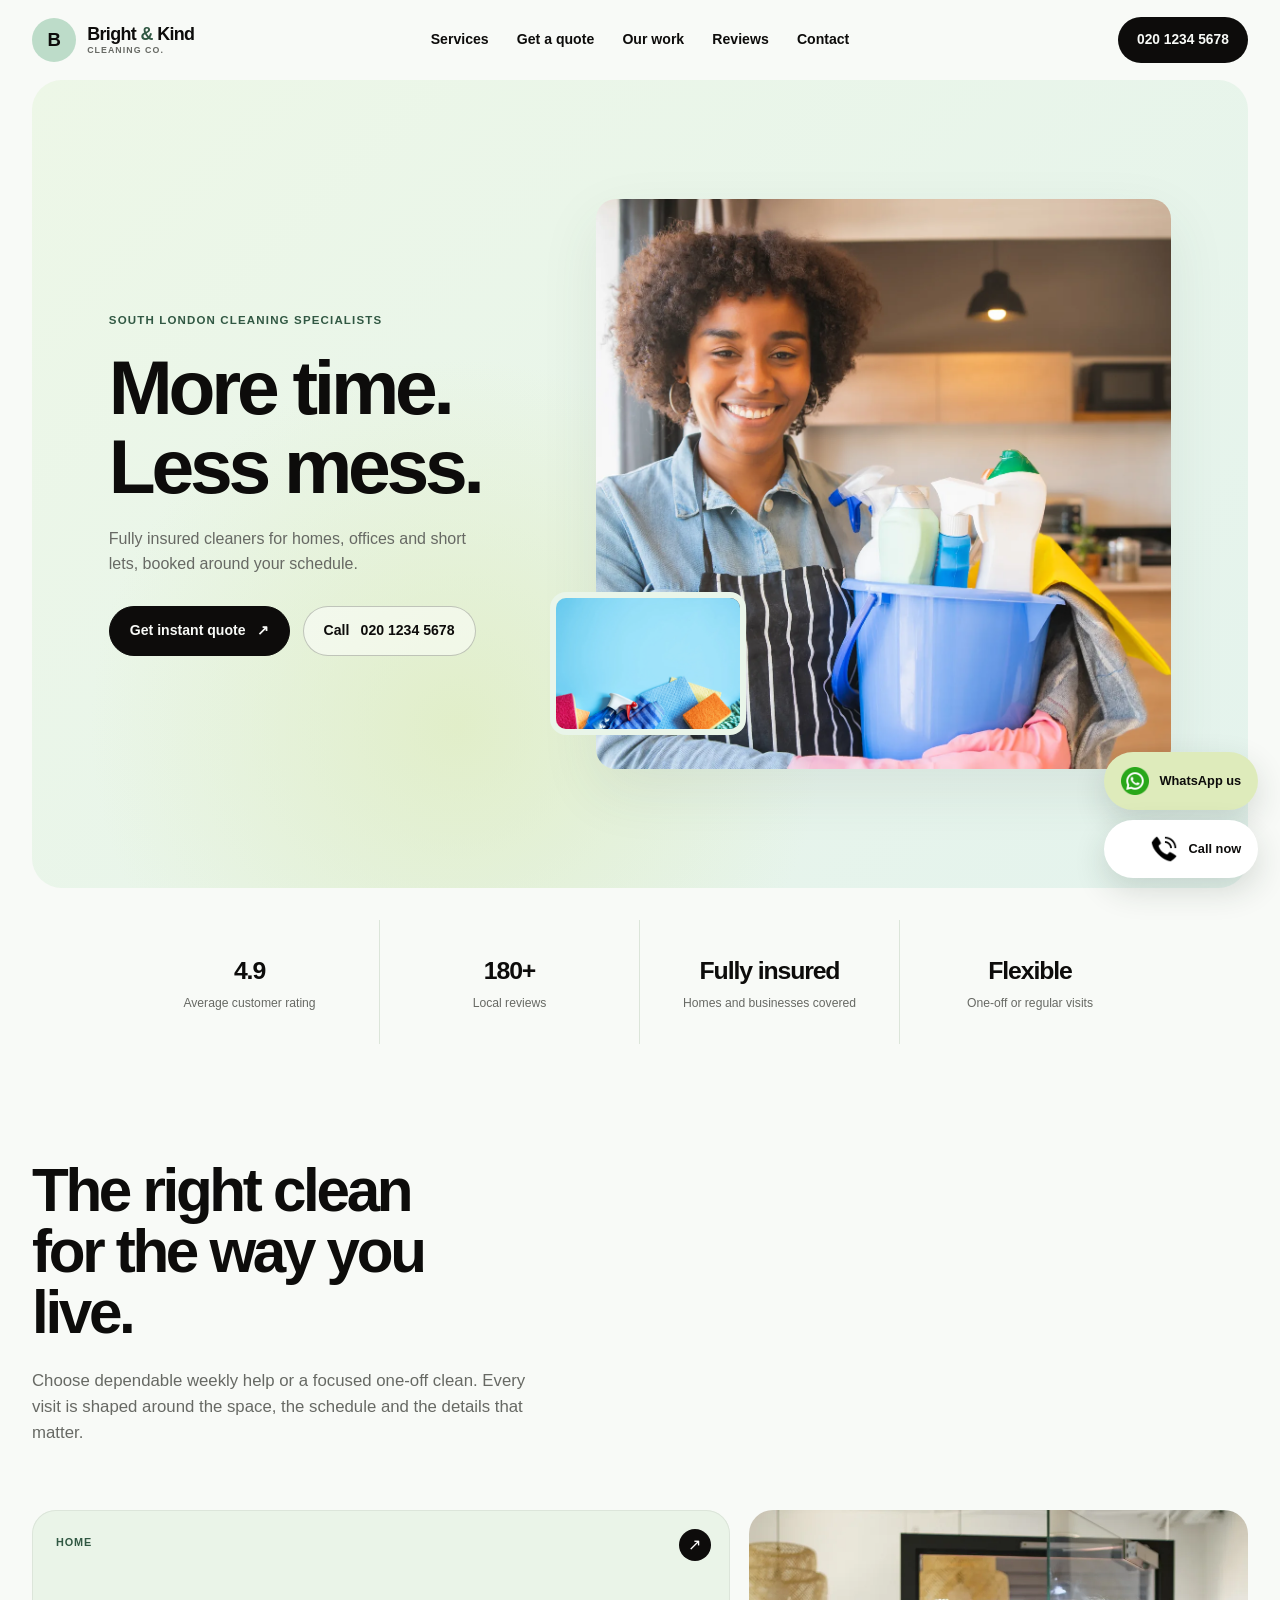
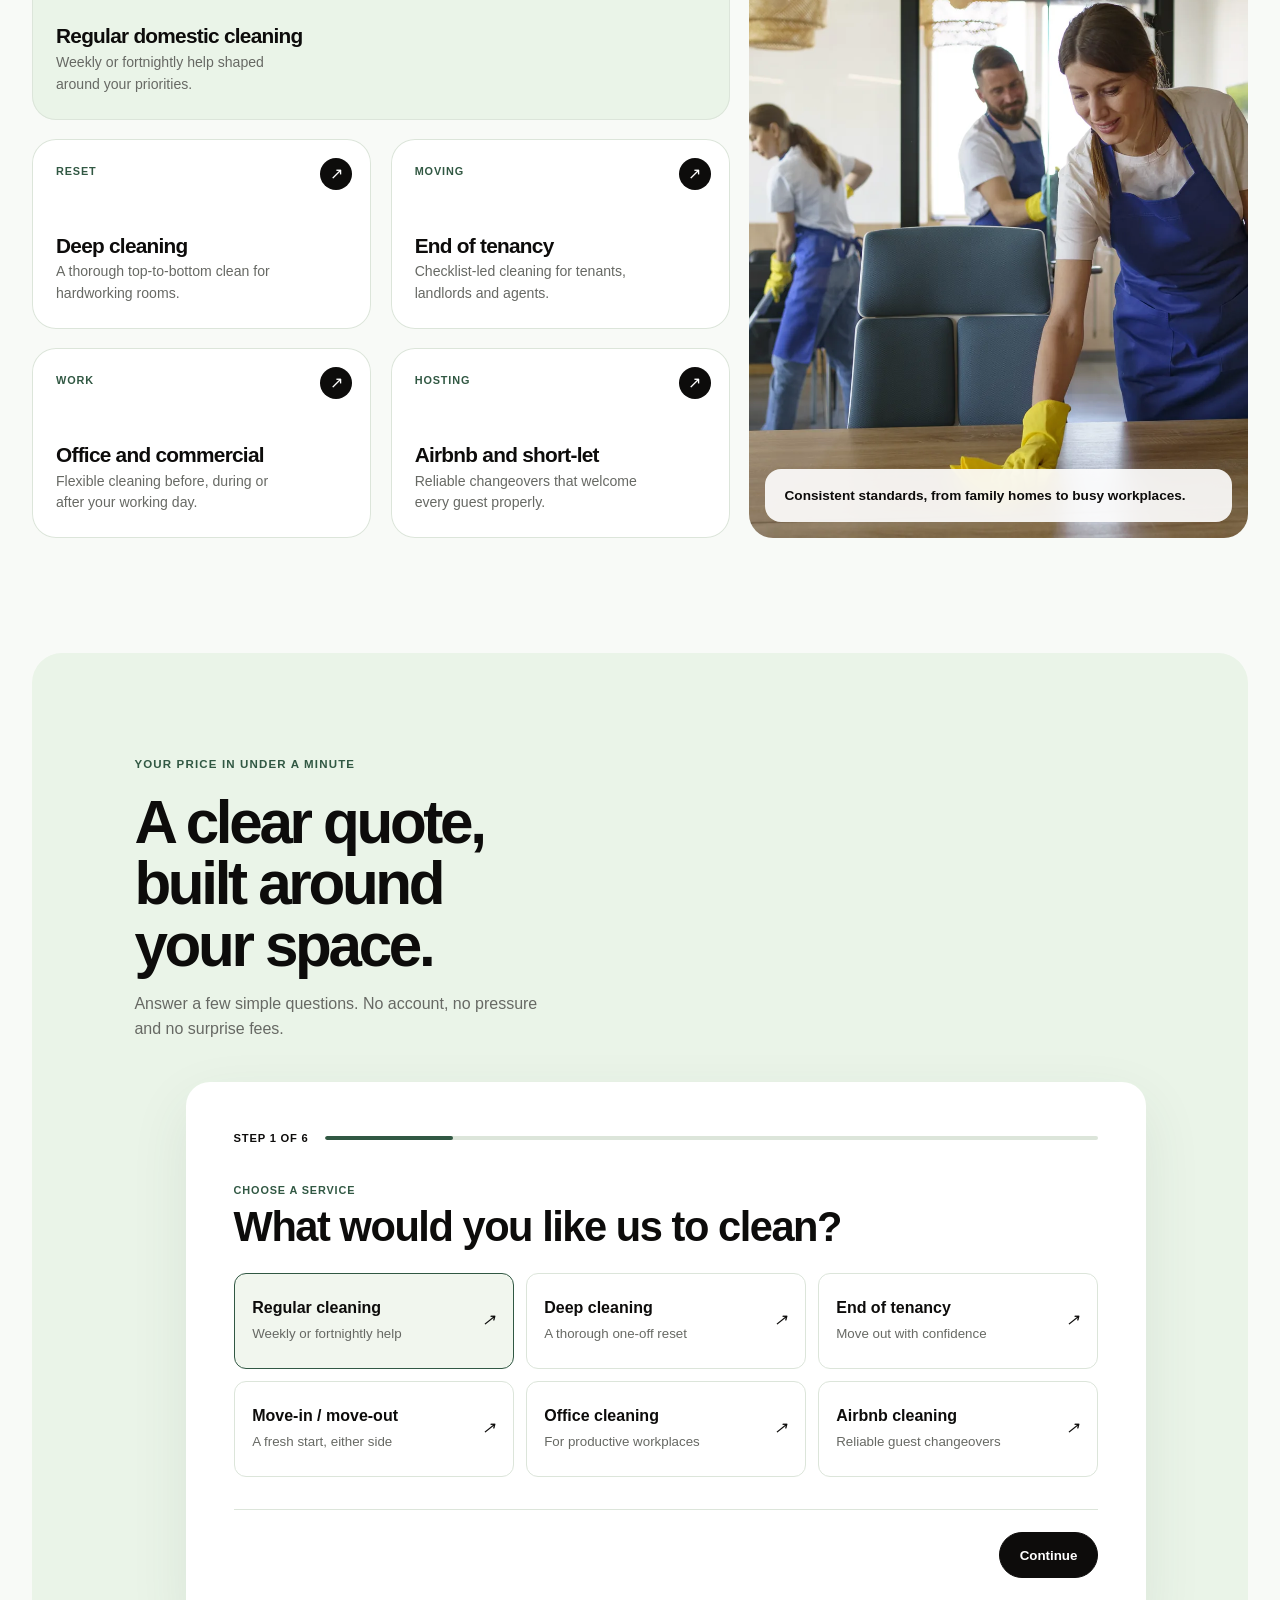
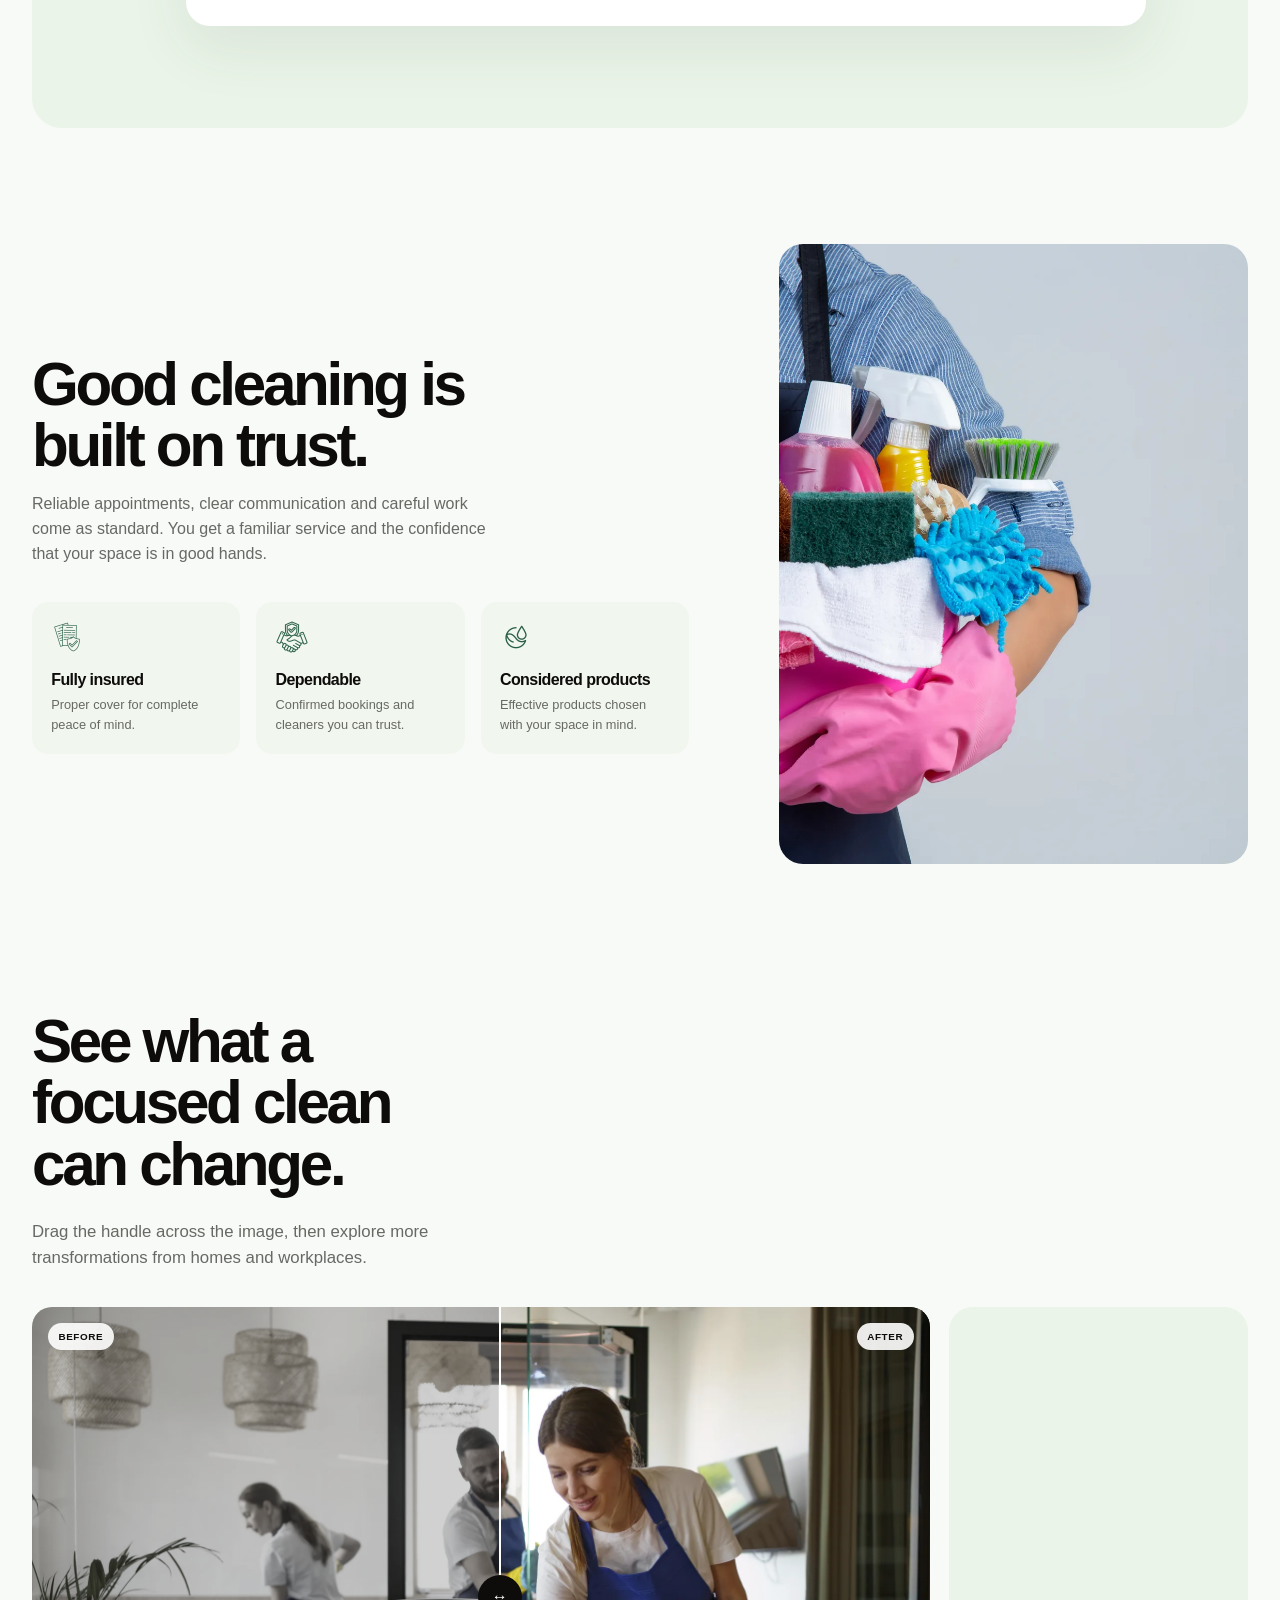
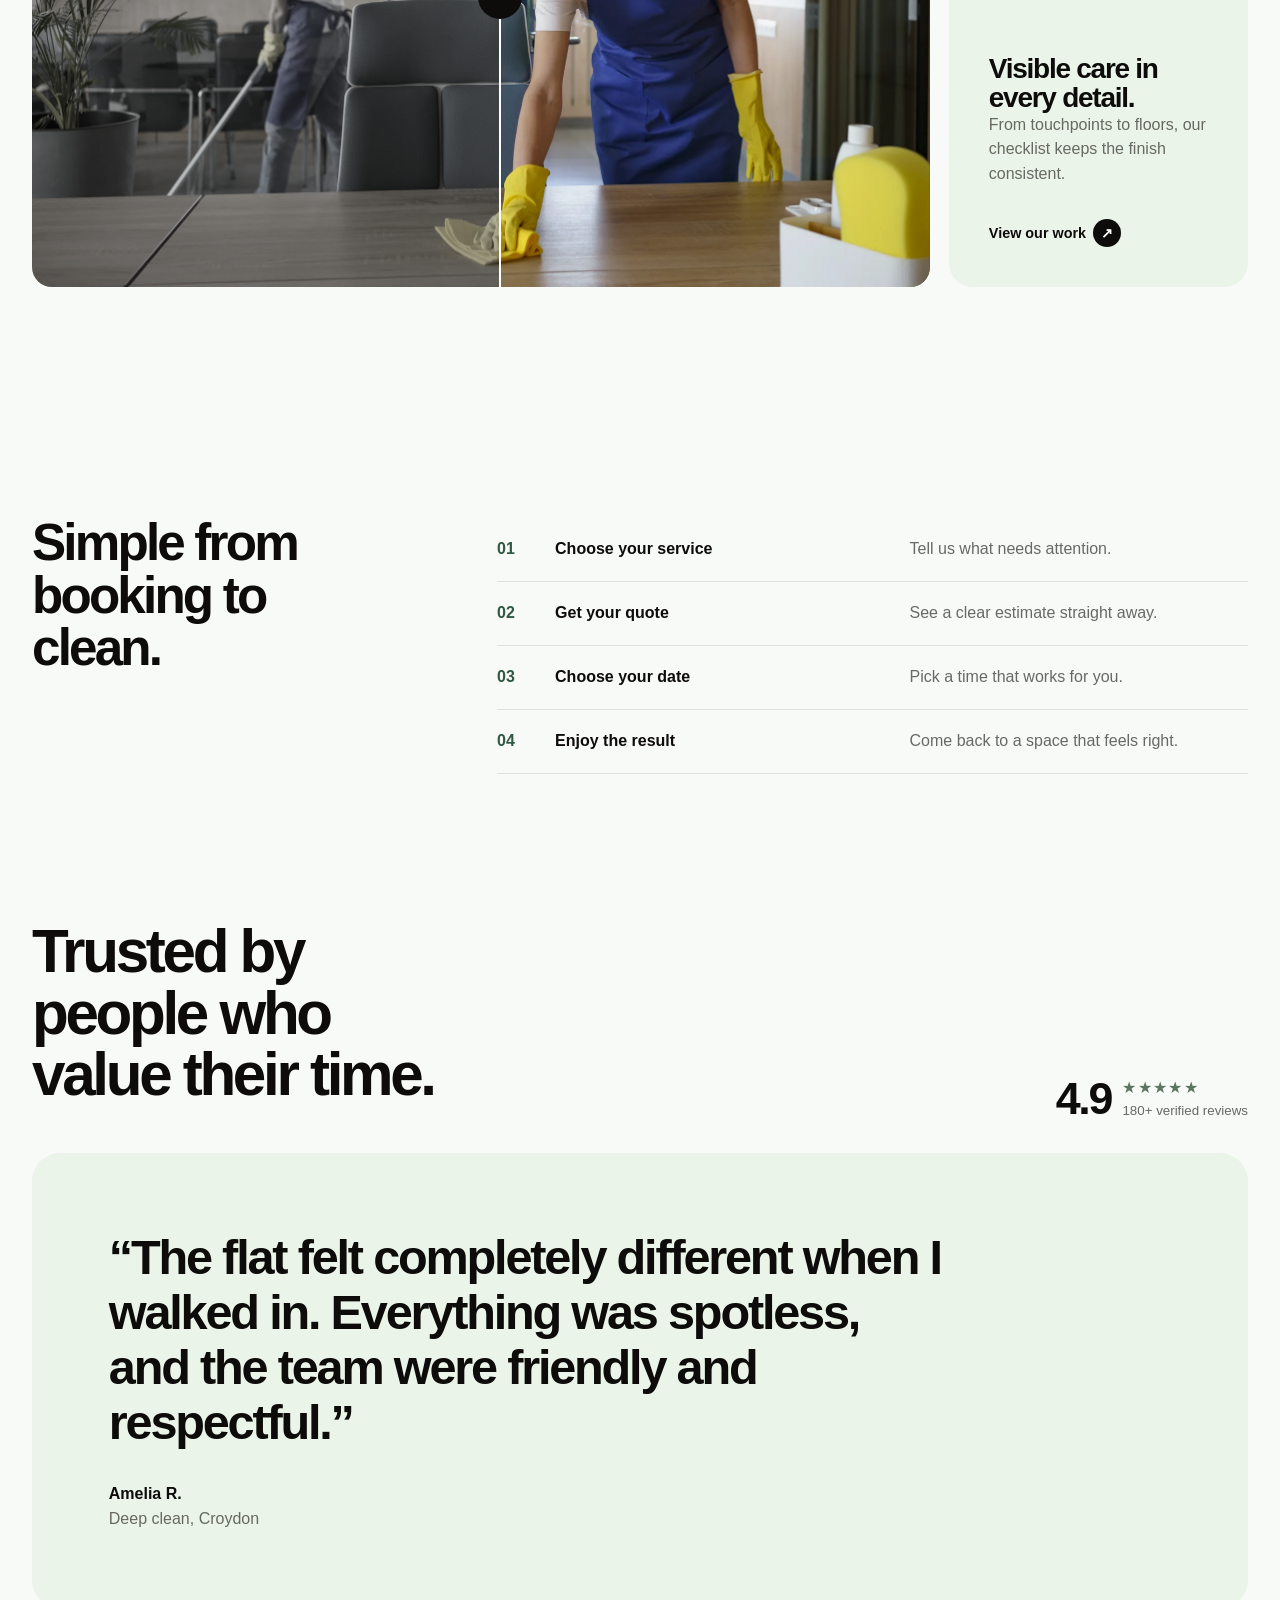
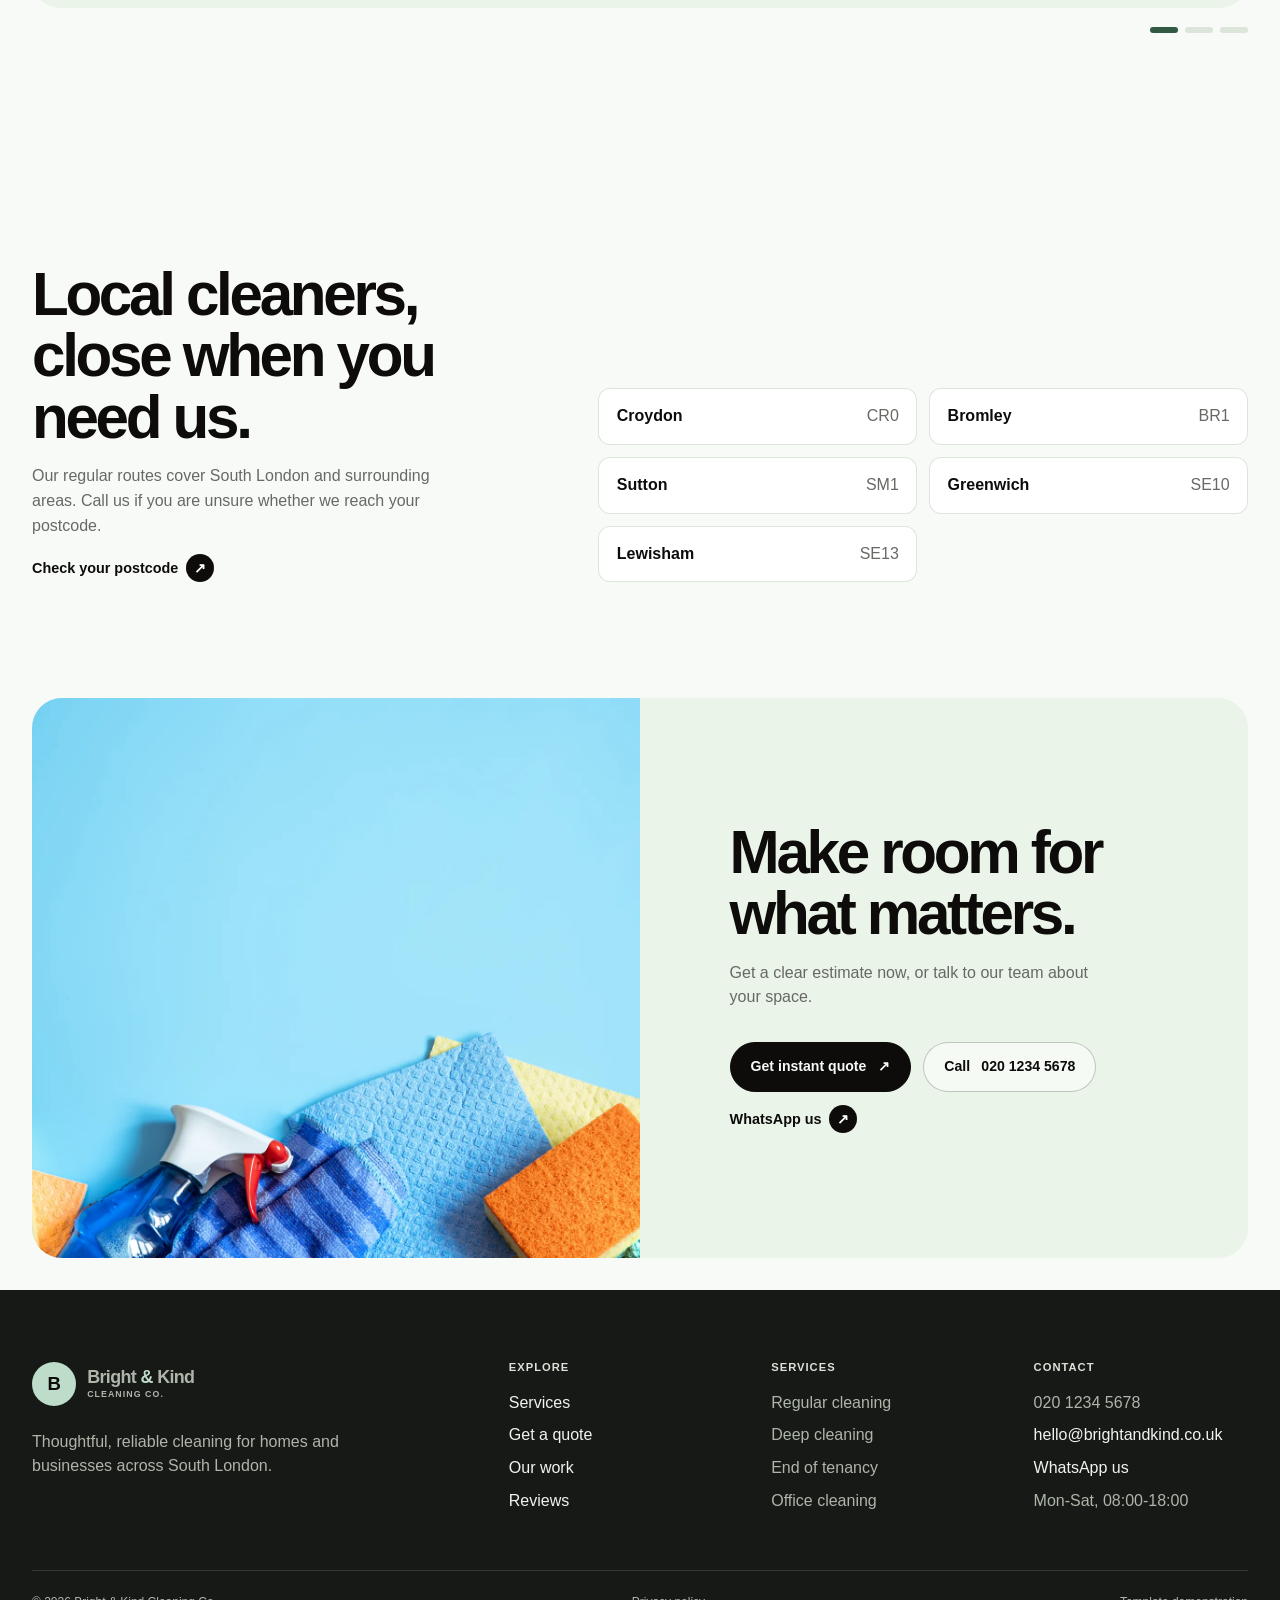
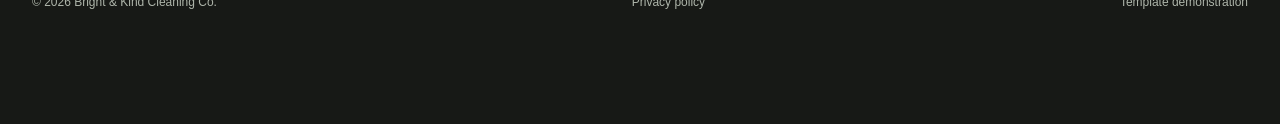
<file: index.html>
<!doctype html>
<html lang="en-GB">
<head>
  <meta charset="utf-8">
  <meta name="viewport" content="width=device-width,initial-scale=1">
  <title>Bright & Kind Cleaning Co. | Trusted South London Cleaners</title>
  <meta name="description" content="Reliable, fully insured domestic and commercial cleaning across South London. Get a tailored estimate in under a minute.">
  <meta property="og:title" content="Cleaning that gives your time back">
  <meta property="og:description" content="Trusted local cleaners for homes, offices and short lets.">
  <meta property="og:type" content="website">
  <meta property="og:image" content="assets/images/cleaner-home.webp">
  <link rel="canonical" href="https://example.co.uk/">
  <link rel="icon" href="assets/icons/eco.png">
  <link rel="preload" as="image" href="assets/images/cleaner-home.webp">
  <link rel="stylesheet" href="assets/css/style.css">
  <script type="application/ld+json">{"@context":"https://schema.org","@type":"CleaningService","name":"Bright & Kind Cleaning Co.","telephone":"+442012345678","email":"hello@brightandkind.co.uk","areaServed":["Croydon","Bromley","Sutton","Greenwich","Lewisham"],"address":{"@type":"PostalAddress","addressLocality":"London","addressCountry":"GB"}}</script>
</head>
<body>
  <a class="skip-link" href="#main">Skip to content</a>
  <header class="site-header">
    <a class="brand" href="#top" aria-label="Bright and Kind Cleaning home">
      <span class="brand-mark">B</span>
      <span>Bright <i>&</i> Kind<small>Cleaning Co.</small></span>
    </a>
    <button class="menu-button" aria-label="Open menu" aria-expanded="false"><span></span><span></span></button>
    <nav class="site-nav" aria-label="Main navigation">
      <a href="#services">Services</a><a href="#quote">Get a quote</a><a href="work.html">Our work</a><a href="#reviews">Reviews</a><a href="#contact">Contact</a>
    </nav>
    <a class="header-phone" data-phone="link" href="tel:+442012345678"><small>Talk to our team</small><span data-phone="text">020 1234 5678</span></a>
  </header>

  <main id="main">
    <section class="hero" id="top">
      <div class="hero-copy" data-reveal>
        <p class="eyebrow">South London cleaning specialists</p>
        <h1><span>More time.</span><span>Less mess.</span></h1>
        <p class="hero-lede">Fully insured cleaners for homes, offices and short lets, booked around your schedule.</p>
        <div class="hero-actions">
          <a class="button button-primary" href="#quote">Get instant quote <span aria-hidden="true">↗</span></a>
          <a class="button button-secondary" data-phone="link" href="tel:+442012345678">Call <span data-phone="text">020 1234 5678</span></a>
        </div>
      </div>
      <div class="hero-gallery" aria-label="Bright and Kind cleaning team">
        <figure class="hero-main-image"><img src="assets/images/cleaner-home.webp" alt="Friendly professional cleaner holding a bucket of cleaning products" width="1800" height="1200" fetchpriority="high"></figure>
        <figure class="hero-detail-image"><img src="assets/images/cleaning-supplies.webp" alt="Colourful professional cleaning supplies" width="1800" height="1200"></figure>
      </div>
    </section>

    <section class="credibility" aria-label="Why customers choose Bright and Kind">
      <div><strong>4.9</strong><span>Average customer rating</span></div>
      <div><strong>180+</strong><span>Local reviews</span></div>
      <div><strong>Fully insured</strong><span>Homes and businesses covered</span></div>
      <div><strong>Flexible</strong><span>One-off or regular visits</span></div>
    </section>

    <section class="services section" id="services">
      <header class="section-heading" data-reveal>
        <h2>The right clean for the way you live.</h2>
        <p>Choose dependable weekly help or a focused one-off clean. Every visit is shaped around the space, the schedule and the details that matter.</p>
      </header>
      <div class="service-composition">
        <div class="service-list">
          <article data-reveal><span>Home</span><div><h3>Regular domestic cleaning</h3><p>Weekly or fortnightly help shaped around your priorities.</p></div><a href="#quote" aria-label="Get a quote for regular domestic cleaning">↗</a></article>
          <article data-reveal><span>Reset</span><div><h3>Deep cleaning</h3><p>A thorough top-to-bottom clean for hardworking rooms.</p></div><a href="#quote" aria-label="Get a quote for deep cleaning">↗</a></article>
          <article data-reveal><span>Moving</span><div><h3>End of tenancy</h3><p>Checklist-led cleaning for tenants, landlords and agents.</p></div><a href="#quote" aria-label="Get a quote for end of tenancy cleaning">↗</a></article>
          <article data-reveal><span>Work</span><div><h3>Office and commercial</h3><p>Flexible cleaning before, during or after your working day.</p></div><a href="#quote" aria-label="Get a quote for office cleaning">↗</a></article>
          <article data-reveal><span>Hosting</span><div><h3>Airbnb and short-let</h3><p>Reliable changeovers that welcome every guest properly.</p></div><a href="#quote" aria-label="Get a quote for short-let cleaning">↗</a></article>
        </div>
        <figure class="service-photo" data-reveal><img src="assets/images/office-team.webp" alt="Cleaning team working in a modern office" width="1800" height="1200" loading="lazy"><figcaption>Consistent standards, from family homes to busy workplaces.</figcaption></figure>
      </div>
    </section>

    <section class="quote-section" id="quote">
      <header class="quote-intro" data-reveal>
        <p class="eyebrow">Your price in under a minute</p>
        <h2>A clear quote, built around your space.</h2>
        <p>Answer a few simple questions. No account, no pressure and no surprise fees.</p>
      </header>
      <form class="quote-card" id="quote-form" novalidate data-reveal>
        <div class="quote-top"><span class="quote-status">Step 1 of 6</span><div class="quote-progress" aria-hidden="true"><i class="quote-progress-fill"></i></div></div>
        <section class="quote-step">
          <p class="step-kicker">Choose a service</p><h3>What would you like us to clean?</h3>
          <div class="choice-grid two">
            <label class="choice selected"><input type="radio" name="service" value="regular" required checked><span><strong>Regular cleaning</strong><small>Weekly or fortnightly help</small></span><i>↗</i></label>
            <label class="choice"><input type="radio" name="service" value="deep"><span><strong>Deep cleaning</strong><small>A thorough one-off reset</small></span><i>↗</i></label>
            <label class="choice"><input type="radio" name="service" value="tenancy"><span><strong>End of tenancy</strong><small>Move out with confidence</small></span><i>↗</i></label>
            <label class="choice"><input type="radio" name="service" value="move"><span><strong>Move-in / move-out</strong><small>A fresh start, either side</small></span><i>↗</i></label>
            <label class="choice"><input type="radio" name="service" value="office"><span><strong>Office cleaning</strong><small>For productive workplaces</small></span><i>↗</i></label>
            <label class="choice"><input type="radio" name="service" value="airbnb"><span><strong>Airbnb cleaning</strong><small>Reliable guest changeovers</small></span><i>↗</i></label>
          </div>
        </section>
        <section class="quote-step" hidden>
          <p class="step-kicker">Tell us about the space</p><h3>What type of property is it?</h3>
          <div class="choice-grid"><label class="choice"><input type="radio" name="property" value="flat" required><span><strong>Flat / apartment</strong></span></label><label class="choice"><input type="radio" name="property" value="house"><span><strong>House</strong></span></label><label class="choice"><input type="radio" name="property" value="office"><span><strong>Office</strong></span></label><label class="choice"><input type="radio" name="property" value="commercial"><span><strong>Commercial property</strong></span></label><label class="choice"><input type="radio" name="property" value="airbnb"><span><strong>Airbnb / short-let</strong></span></label></div>
        </section>
        <section class="quote-step" hidden>
          <p class="step-kicker">Property size</p><h3>How big is the space?</h3>
          <div data-residential><h4>Bedrooms</h4><div class="pill-grid"><label><input type="radio" name="bedrooms" value="studio" required><span>Studio</span></label><label><input type="radio" name="bedrooms" value="1"><span>1 bed</span></label><label><input type="radio" name="bedrooms" value="2"><span>2 beds</span></label><label><input type="radio" name="bedrooms" value="3"><span>3 beds</span></label><label><input type="radio" name="bedrooms" value="4"><span>4 beds</span></label><label><input type="radio" name="bedrooms" value="5+"><span>5+ beds</span></label></div><h4>Bathrooms</h4><div class="pill-grid"><label><input type="radio" name="bathrooms" value="1" required><span>1 bath</span></label><label><input type="radio" name="bathrooms" value="2"><span>2 baths</span></label><label><input type="radio" name="bathrooms" value="3"><span>3 baths</span></label><label><input type="radio" name="bathrooms" value="4+"><span>4+ baths</span></label></div></div>
          <div data-commercial hidden><h4>Approximate office size</h4><div class="choice-grid"><label class="choice"><input type="radio" name="commercialSize" value="small"><span><strong>Small office</strong><small>Up to 1,000 sq ft</small></span></label><label class="choice"><input type="radio" name="commercialSize" value="medium"><span><strong>Medium office</strong><small>1,000-3,000 sq ft</small></span></label><label class="choice"><input type="radio" name="commercialSize" value="large"><span><strong>Large office</strong><small>3,000-6,000 sq ft</small></span></label><label class="choice"><input type="radio" name="commercialSize" value="custom"><span><strong>Custom size</strong><small>We will confirm details</small></span></label></div></div>
        </section>
        <section class="quote-step" hidden>
          <p class="step-kicker">Frequency</p><h3>How often should we visit?</h3>
          <div class="choice-grid"><label class="choice"><input type="radio" name="frequency" value="once" required><span><strong>One-off</strong><small>A single visit</small></span></label><label class="choice"><input type="radio" name="frequency" value="weekly"><span><strong>Weekly</strong><small>Save 15%</small></span></label><label class="choice"><input type="radio" name="frequency" value="fortnightly"><span><strong>Fortnightly</strong><small>Save 10%</small></span></label><label class="choice"><input type="radio" name="frequency" value="monthly"><span><strong>Monthly</strong><small>Save 5%</small></span></label></div>
        </section>
        <section class="quote-step" hidden>
          <p class="step-kicker">Optional extras</p><h3>Would you like to add anything?</h3>
          <div class="extras-grid"><label><input type="checkbox" name="extras" value="oven"><span><strong>Inside oven</strong><small>+£25</small></span></label><label><input type="checkbox" name="extras" value="fridge"><span><strong>Inside fridge</strong><small>+£15</small></span></label><label><input type="checkbox" name="extras" value="windows"><span><strong>Interior windows</strong><small>+£22</small></span></label><label><input type="checkbox" name="extras" value="cabinets"><span><strong>Inside cabinets</strong><small>+£20</small></span></label><label><input type="checkbox" name="extras" value="carpet"><span><strong>Carpet cleaning</strong><small>+£35</small></span></label><label><input type="checkbox" name="extras" value="upholstery"><span><strong>Upholstery cleaning</strong><small>+£30</small></span></label><label><input type="checkbox" name="extras" value="laundry"><span><strong>Laundry</strong><small>+£18</small></span></label><label><input type="checkbox" name="extras" value="ironing"><span><strong>Ironing</strong><small>+£20</small></span></label></div>
        </section>
        <section class="quote-step" hidden>
          <p class="step-kicker">Your estimate</p><div class="estimate"><small>Estimated price</small><strong data-estimate>£85 - £105</strong><span>Approx. <b data-duration>3-4 hours</b></span></div>
          <dl class="quote-summary"><div><dt>Service</dt><dd data-summary-service></dd></div><div><dt>Property</dt><dd data-summary-property></dd></div><div><dt>Size</dt><dd data-summary-size></dd></div><div><dt>Frequency</dt><dd data-summary-frequency></dd></div><div><dt>Extras</dt><dd data-summary-extras></dd></div></dl>
          <p class="disclaimer">This is an estimated quotation. Final pricing may vary depending on the condition and specific requirements of the property.</p>
        </section>
        <section class="quote-step" hidden>
          <p class="step-kicker">Your details</p><h3>Where should we send your quote?</h3>
          <div class="form-grid"><label>Full name<input name="name" autocomplete="name" required></label><label>Email address<input type="email" name="email" autocomplete="email" required></label><label>Telephone number<input type="tel" name="phone" autocomplete="tel" required></label><label>Postcode<input name="postcode" autocomplete="postal-code" required></label><label>Preferred date<input type="date" name="date" required></label><label>Preferred time<select name="time" required><option value="">Choose a time</option><option>Morning</option><option>Afternoon</option><option>Evening</option></select></label><label class="full">Anything else we should know?<textarea name="message" rows="3"></textarea></label></div>
          <p class="integration-note">Demo form: connect this integration point to Formspree, Netlify Forms, EmailJS or your CRM before launch.</p>
          <div class="quote-success" hidden><b>Thanks, your request is ready.</b><p>This template does not send data yet. Connect your chosen form provider at the marked integration point.</p></div>
        </section>
        <div class="quote-actions"><button type="button" class="back-button" data-back hidden>Back</button><button type="button" class="next-button" data-next>Continue</button></div>
      </form>
    </section>

    <section class="why section">
      <div class="why-copy" data-reveal>
        <h2>Good cleaning is built on trust.</h2>
        <p>Reliable appointments, clear communication and careful work come as standard. You get a familiar service and the confidence that your space is in good hands.</p>
        <div class="reason-grid">
          <article><img src="assets/icons/insurance.png" alt=""><h3>Fully insured</h3><p>Proper cover for complete peace of mind.</p></article>
          <article><img src="assets/icons/dependable.png" alt=""><h3>Dependable</h3><p>Confirmed bookings and cleaners you can trust.</p></article>
          <article><img src="assets/icons/eco.png" alt=""><h3>Considered products</h3><p>Effective products chosen with your space in mind.</p></article>
        </div>
      </div>
      <figure class="why-image" data-reveal><img src="assets/images/cleaner-supplies.webp" alt="Professional cleaner with supplies ready for a job" width="1800" height="1200" loading="lazy"></figure>
    </section>

    <section class="work-preview section">
      <header class="section-heading compact-heading" data-reveal><h2>See what a focused clean can change.</h2><p>Drag the handle across the image, then explore more transformations from homes and workplaces.</p></header>
      <div class="work-preview-layout">
        <div class="compare large" data-reveal style="--split:52%"><img src="assets/images/office-team.webp" alt="Office before cleaning" class="compare-before"><div class="compare-after"><img src="assets/images/office-team.webp" alt="Freshly cleaned office"></div><span class="label before">Before</span><span class="label after">After</span><i class="compare-handle"></i><input type="range" min="0" max="100" value="52" aria-label="Compare before and after office cleaning"></div>
        <div class="work-note" data-reveal><strong>Visible care in every detail.</strong><p>From touchpoints to floors, our checklist keeps the finish consistent.</p><a class="text-link" href="work.html">View our work <span aria-hidden="true">↗</span></a></div>
      </div>
    </section>

    <section class="process section">
      <header><h2>Simple from booking to clean.</h2></header>
      <ol>
        <li data-reveal><strong>Choose your service</strong><span>Tell us what needs attention.</span></li>
        <li data-reveal><strong>Get your quote</strong><span>See a clear estimate straight away.</span></li>
        <li data-reveal><strong>Choose your date</strong><span>Pick a time that works for you.</span></li>
        <li data-reveal><strong>Enjoy the result</strong><span>Come back to a space that feels right.</span></li>
      </ol>
    </section>

    <section class="reviews section" id="reviews">
      <header class="reviews-heading" data-reveal><h2>Trusted by people who value their time.</h2><div class="review-rating"><b>4.9</b><span>★★★★★<small>180+ verified reviews</small></span></div></header>
      <div class="review-window" data-reveal><div class="review-track">
        <blockquote><p>“The flat felt completely different when I walked in. Everything was spotless, and the team were friendly and respectful.”</p><footer><b>Amelia R.</b><span>Deep clean, Croydon</span></footer></blockquote>
        <blockquote><p>“Bright & Kind have looked after our office for six months. They are consistent, easy to reach and genuinely care about the finish.”</p><footer><b>David M.</b><span>Office cleaning, Bromley</span></footer></blockquote>
        <blockquote><p>“Our end-of-tenancy clean was incredibly thorough. The agent was impressed and we received the full deposit back.”</p><footer><b>Priya S.</b><span>End of tenancy, Sutton</span></footer></blockquote>
      </div></div>
      <div class="review-controls"><button class="review-dot" aria-label="Review 1" aria-current="true"></button><button class="review-dot" aria-label="Review 2"></button><button class="review-dot" aria-label="Review 3"></button></div>
    </section>

    <section class="service-area section">
      <div class="area-intro" data-reveal><h2>Local cleaners, close when you need us.</h2><p>Our regular routes cover South London and surrounding areas. Call us if you are unsure whether we reach your postcode.</p><a class="text-link" data-phone="link" href="tel:+442012345678">Check your postcode <span aria-hidden="true">↗</span></a></div>
      <div class="area-grid" data-reveal><div><strong>Croydon</strong><span>CR0</span></div><div><strong>Bromley</strong><span>BR1</span></div><div><strong>Sutton</strong><span>SM1</span></div><div><strong>Greenwich</strong><span>SE10</span></div><div><strong>Lewisham</strong><span>SE13</span></div></div>
    </section>

    <section class="final-cta" id="contact">
      <figure><img src="assets/images/cleaning-supplies.webp" alt="Colourful professional cleaning supplies" width="1800" height="1200" loading="lazy"></figure>
      <div data-reveal><h2>Make room for what matters.</h2><p>Get a clear estimate now, or talk to our team about your space.</p><div><a class="button button-primary" href="#quote">Get instant quote <span aria-hidden="true">↗</span></a><a class="button button-secondary" data-phone="link" href="tel:+442012345678">Call <span data-phone="text">020 1234 5678</span></a><a class="text-link" data-whatsapp href="#">WhatsApp us <span aria-hidden="true">↗</span></a></div></div>
    </section>
  </main>

  <footer class="footer">
    <div class="footer-main"><div><a class="brand footer-brand" href="#top"><span class="brand-mark">B</span><span>Bright <i>&</i> Kind<small>Cleaning Co.</small></span></a><p>Thoughtful, reliable cleaning for homes and businesses across South London.</p></div><div><h3>Explore</h3><a href="#services">Services</a><a href="#quote">Get a quote</a><a href="work.html">Our work</a><a href="#reviews">Reviews</a></div><div><h3>Services</h3><span>Regular cleaning</span><span>Deep cleaning</span><span>End of tenancy</span><span>Office cleaning</span></div><div><h3>Contact</h3><a data-phone="link" href="tel:+442012345678"><span data-phone="text">020 1234 5678</span></a><a href="mailto:hello@brightandkind.co.uk">hello@brightandkind.co.uk</a><a data-whatsapp href="#">WhatsApp us</a><span>Mon-Sat, 08:00-18:00</span></div></div>
    <div class="footer-bottom"><span>© 2026 Bright & Kind Cleaning Co.</span><a href="#">Privacy policy</a><span>Template demonstration</span></div>
  </footer>

  <div class="floating-contact"><a class="float-whatsapp" data-whatsapp href="#" target="_blank" rel="noopener"><img src="assets/icons/whatsapp.png" alt=""><span>WhatsApp us</span></a><a class="float-call" data-phone="link" href="tel:+442012345678"><img src="assets/icons/telephone.png" alt=""><span>Call now</span></a></div>
  <script src="assets/js/config.js"></script><script src="assets/js/main.js"></script><script src="assets/js/quote.js"></script>
</body>
</html>
</file>
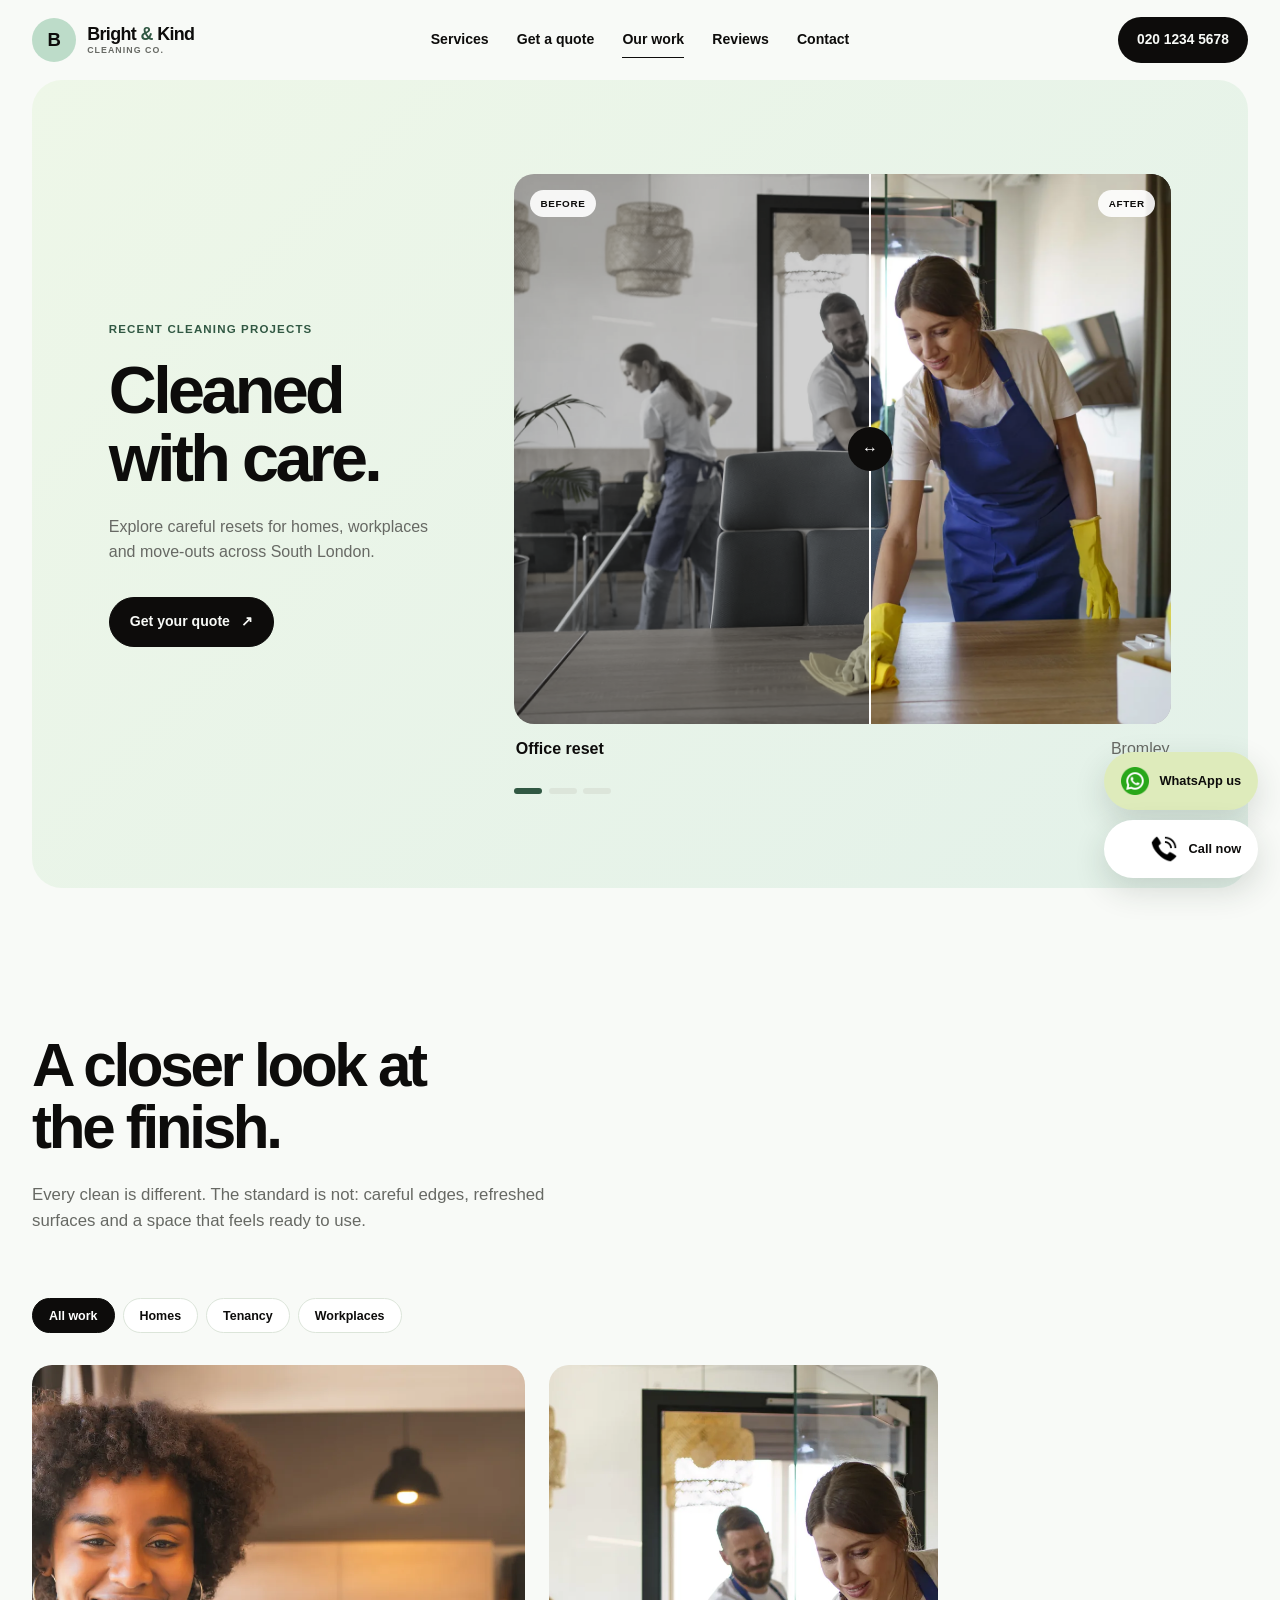
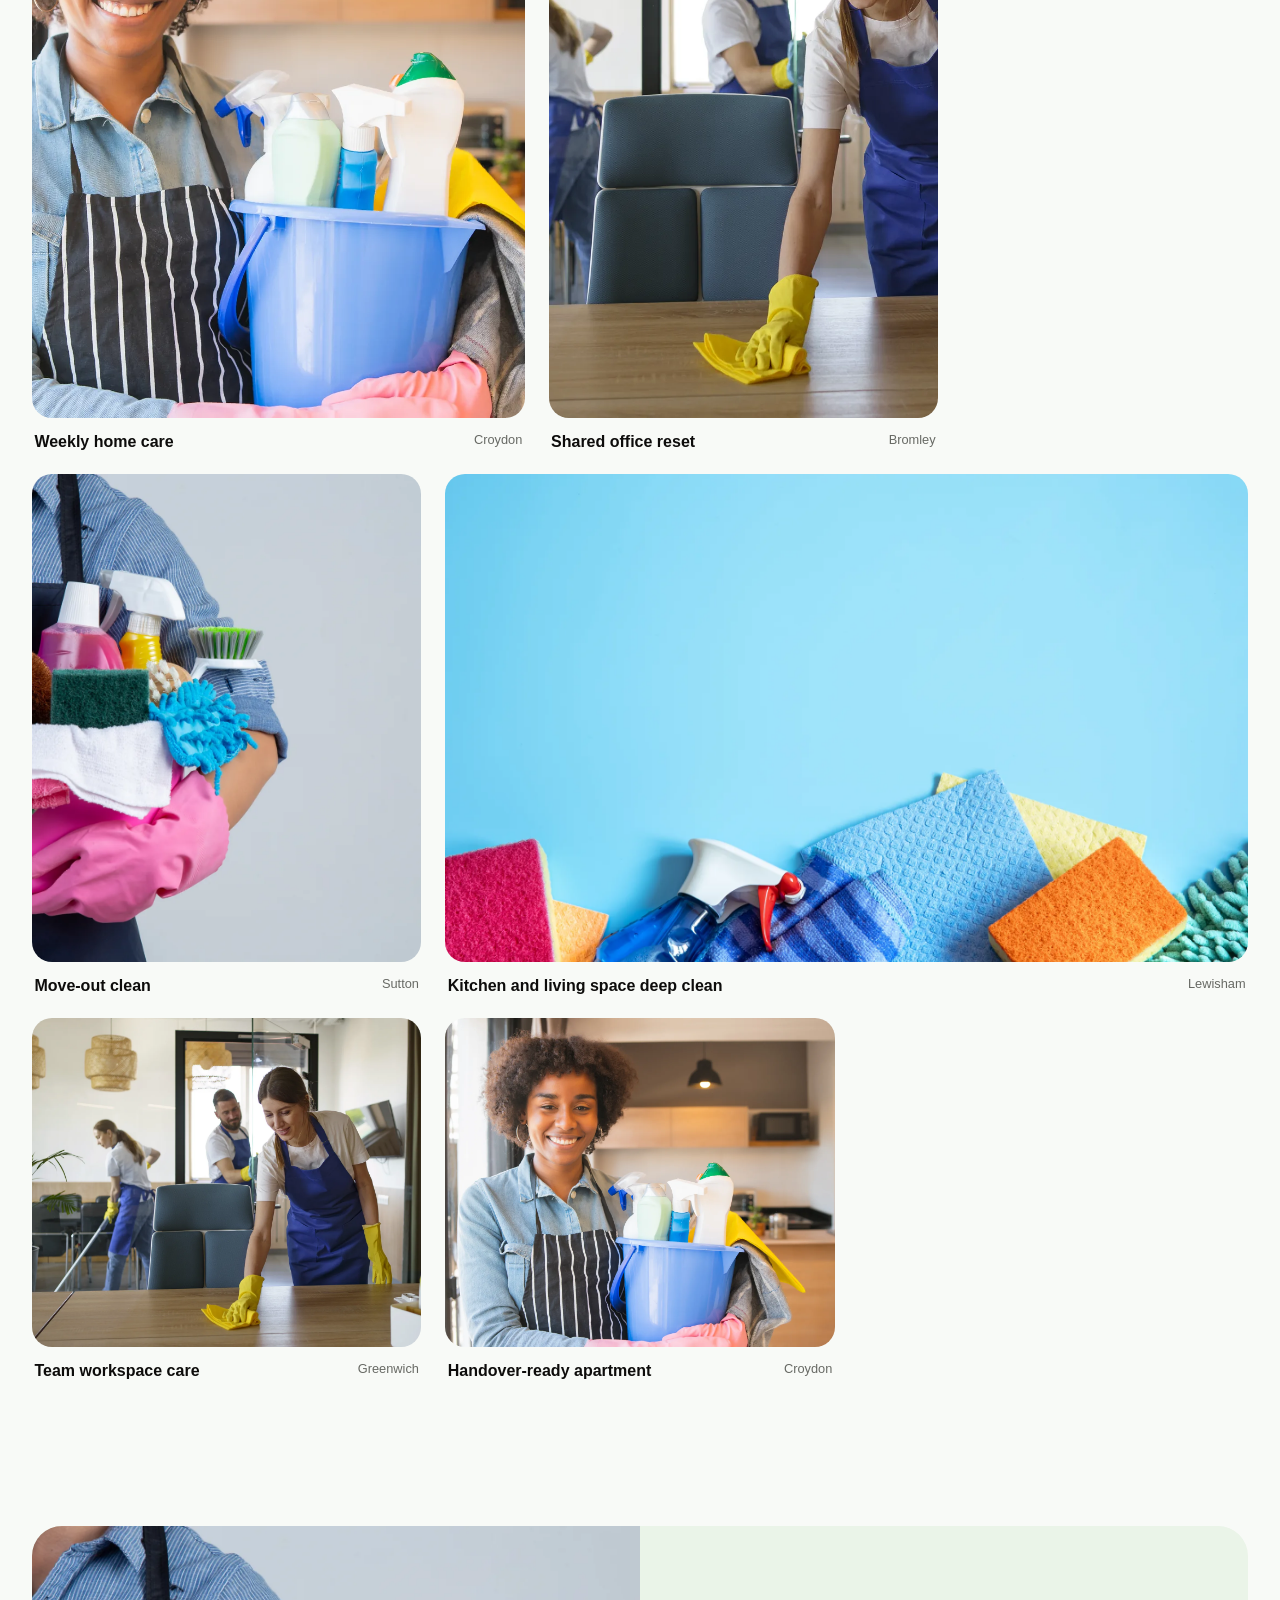
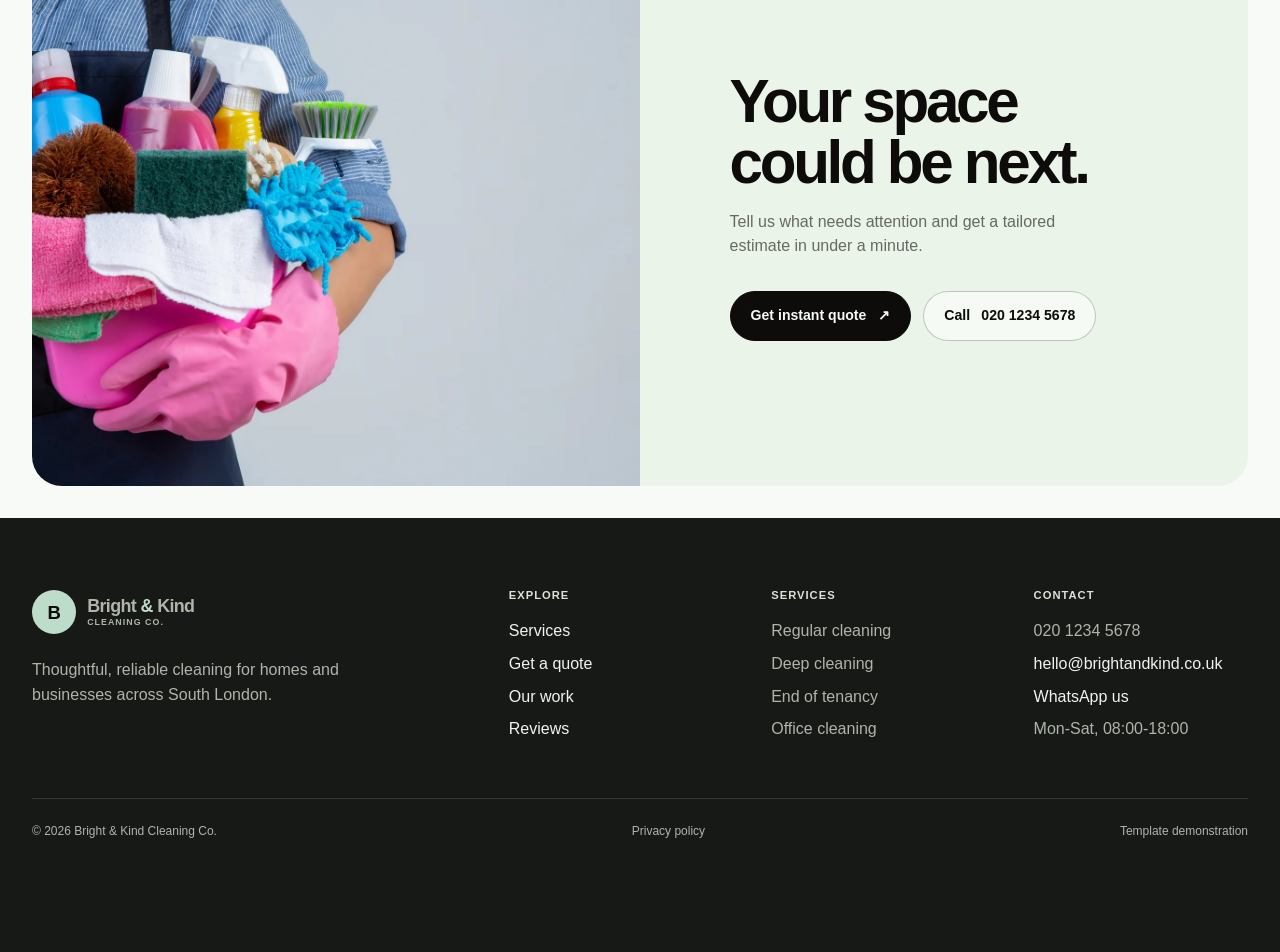
<file: work.html>
<!doctype html>
<html lang="en-GB">
<head>
  <meta charset="utf-8">
  <meta name="viewport" content="width=device-width,initial-scale=1">
  <title>Our Cleaning Work | Bright & Kind Cleaning Co.</title>
  <meta name="description" content="Explore recent Bright & Kind domestic, tenancy and office cleaning projects across South London.">
  <meta property="og:title" content="Real spaces, thoughtfully cleaned">
  <meta property="og:description" content="Recent cleaning projects from homes and workplaces across South London.">
  <meta property="og:type" content="website">
  <meta property="og:image" content="assets/images/office-team.webp">
  <link rel="canonical" href="https://example.co.uk/work.html">
  <link rel="icon" href="assets/icons/eco.png">
  <link rel="stylesheet" href="assets/css/style.css">
</head>
<body>
  <a class="skip-link" href="#main">Skip to content</a>
  <header class="site-header">
    <a class="brand" href="index.html" aria-label="Bright and Kind Cleaning home"><span class="brand-mark">B</span><span>Bright <i>&</i> Kind<small>Cleaning Co.</small></span></a>
    <button class="menu-button" aria-label="Open menu" aria-expanded="false"><span></span><span></span></button>
    <nav class="site-nav" aria-label="Main navigation"><a href="index.html#services">Services</a><a href="index.html#quote">Get a quote</a><a href="work.html" aria-current="page">Our work</a><a href="index.html#reviews">Reviews</a><a href="index.html#contact">Contact</a></nav>
    <a class="header-phone" data-phone="link" href="tel:+442012345678"><small>Talk to our team</small><span data-phone="text">020 1234 5678</span></a>
  </header>

  <main id="main">
    <section class="work-hero">
      <div class="work-hero-copy" data-reveal>
        <p class="eyebrow">Recent cleaning projects</p>
        <h1>Cleaned with care.</h1>
        <p>Explore careful resets for homes, workplaces and move-outs across South London.</p>
        <a class="button button-primary" href="index.html#quote">Get your quote <span aria-hidden="true">↗</span></a>
      </div>
      <div class="project-stage" data-reveal>
        <article class="hero-project active" data-hero-project>
          <div class="compare" style="--split:54%"><img class="compare-before" src="assets/images/office-team.webp" alt="Office before a professional clean"><div class="compare-after"><img src="assets/images/office-team.webp" alt="Office after a professional clean"></div><span class="label before">Before</span><span class="label after">After</span><i class="compare-handle"></i><input type="range" min="0" max="100" value="54" aria-label="Compare the office before and after cleaning"></div>
          <footer><strong>Office reset</strong><span>Bromley</span></footer>
        </article>
        <article class="hero-project" data-hero-project>
          <div class="compare" style="--split:48%"><img class="compare-before" src="assets/images/cleaner-supplies.webp" alt="Home before a deep clean"><div class="compare-after"><img src="assets/images/cleaner-home.webp" alt="Home after a deep clean"></div><span class="label before">Before</span><span class="label after">After</span><i class="compare-handle"></i><input type="range" min="0" max="100" value="48" aria-label="Compare the home before and after cleaning"></div>
          <footer><strong>Family home deep clean</strong><span>Croydon</span></footer>
        </article>
        <article class="hero-project" data-hero-project>
          <div class="compare" style="--split:58%"><img class="compare-before" src="assets/images/cleaning-supplies.webp" alt="Short-let before a changeover clean"><div class="compare-after"><img src="assets/images/cleaner-home.webp" alt="Short-let after a changeover clean"></div><span class="label before">Before</span><span class="label after">After</span><i class="compare-handle"></i><input type="range" min="0" max="100" value="58" aria-label="Compare the short-let before and after cleaning"></div>
          <footer><strong>Short-let changeover</strong><span>Greenwich</span></footer>
        </article>
        <div class="project-controls" aria-label="Featured projects"><button data-project-dot aria-label="Show office project" aria-current="true"></button><button data-project-dot aria-label="Show home project"></button><button data-project-dot aria-label="Show short-let project"></button></div>
      </div>
    </section>

    <section class="gallery-section section">
      <header class="section-heading" data-reveal><h2>A closer look at the finish.</h2><p>Every clean is different. The standard is not: careful edges, refreshed surfaces and a space that feels ready to use.</p></header>
      <div class="gallery-filters" data-reveal aria-label="Filter projects"><button data-filter="all" aria-pressed="true">All work</button><button data-filter="home" aria-pressed="false">Homes</button><button data-filter="tenancy" aria-pressed="false">Tenancy</button><button data-filter="office" aria-pressed="false">Workplaces</button></div>
      <div class="gallery-grid">
        <article class="gallery-card gallery-tall" data-category="home" data-reveal><img src="assets/images/cleaner-home.webp" alt="Cleaner completing a domestic clean" loading="lazy" width="1800" height="1200"><div><strong>Weekly home care</strong><span>Croydon</span></div></article>
        <article class="gallery-card" data-category="office" data-reveal><img src="assets/images/office-team.webp" alt="Professional team cleaning an office" loading="lazy" width="1800" height="1200"><div><strong>Shared office reset</strong><span>Bromley</span></div></article>
        <article class="gallery-card" data-category="tenancy" data-reveal><img src="assets/images/cleaner-supplies.webp" alt="Cleaning supplies prepared for an end of tenancy clean" loading="lazy" width="1800" height="1200"><div><strong>Move-out clean</strong><span>Sutton</span></div></article>
        <article class="gallery-card gallery-wide" data-category="home" data-reveal><img src="assets/images/cleaning-supplies.webp" alt="Colourful supplies used for a deep home clean" loading="lazy" width="1800" height="1200"><div><strong>Kitchen and living space deep clean</strong><span>Lewisham</span></div></article>
        <article class="gallery-card" data-category="office" data-reveal><img src="assets/images/office-team.webp" alt="Cleaners working together in a modern workplace" loading="lazy" width="1800" height="1200"><div><strong>Team workspace care</strong><span>Greenwich</span></div></article>
        <article class="gallery-card" data-category="tenancy" data-reveal><img src="assets/images/cleaner-home.webp" alt="Cleaner ready for a tenancy handover clean" loading="lazy" width="1800" height="1200"><div><strong>Handover-ready apartment</strong><span>Croydon</span></div></article>
      </div>
    </section>

    <section class="work-cta" id="contact">
      <figure><img src="assets/images/cleaner-supplies.webp" alt="Professional cleaner carrying a complete set of supplies" width="1800" height="1200" loading="lazy"></figure>
      <div data-reveal><h2>Your space could be next.</h2><p>Tell us what needs attention and get a tailored estimate in under a minute.</p><div><a class="button button-primary" href="index.html#quote">Get instant quote <span aria-hidden="true">↗</span></a><a class="button button-secondary" data-phone="link" href="tel:+442012345678">Call <span data-phone="text">020 1234 5678</span></a></div></div>
    </section>
  </main>

  <footer class="footer">
    <div class="footer-main"><div><a class="brand footer-brand" href="index.html"><span class="brand-mark">B</span><span>Bright <i>&</i> Kind<small>Cleaning Co.</small></span></a><p>Thoughtful, reliable cleaning for homes and businesses across South London.</p></div><div><h3>Explore</h3><a href="index.html#services">Services</a><a href="index.html#quote">Get a quote</a><a href="work.html">Our work</a><a href="index.html#reviews">Reviews</a></div><div><h3>Services</h3><span>Regular cleaning</span><span>Deep cleaning</span><span>End of tenancy</span><span>Office cleaning</span></div><div><h3>Contact</h3><a data-phone="link" href="tel:+442012345678"><span data-phone="text">020 1234 5678</span></a><a href="mailto:hello@brightandkind.co.uk">hello@brightandkind.co.uk</a><a data-whatsapp href="#">WhatsApp us</a><span>Mon-Sat, 08:00-18:00</span></div></div>
    <div class="footer-bottom"><span>© 2026 Bright & Kind Cleaning Co.</span><a href="#">Privacy policy</a><span>Template demonstration</span></div>
  </footer>
  <div class="floating-contact"><a class="float-whatsapp" data-whatsapp href="#" target="_blank" rel="noopener"><img src="assets/icons/whatsapp.png" alt=""><span>WhatsApp us</span></a><a class="float-call" data-phone="link" href="tel:+442012345678"><img src="assets/icons/telephone.png" alt=""><span>Call now</span></a></div>
  <script src="assets/js/config.js"></script><script src="assets/js/main.js"></script>
</body>
</html>
</file>
<file: assets/css/style.css>
:root {
  color-scheme: light;
  --ink: #0d0c0b;
  --muted: #676964;
  --page: #f8faf7;
  --surface: #ffffff;
  --soft: #eaf4e8;
  --soft-2: #f1f6ee;
  --mint: #bddcc9;
  --leaf: #315843;
  --highlight: #deebbb;
  --line: #dce5da;
  --shadow: 0 22px 60px rgba(52, 78, 61, .09);
  --display: "Segoe UI Variable Display", "Helvetica Neue", Arial, sans-serif;
  --body: "Segoe UI Variable Text", "Helvetica Neue", Arial, sans-serif;
  --max: 1240px;
  --card-radius: 24px;
  --media-radius: 20px;
  --control-radius: 12px;
}
* { box-sizing: border-box; }
html { scroll-behavior: smooth; }
body { margin: 0; background: var(--page); color: var(--ink); font: 16px/1.55 var(--body); }
body, button, input, select, textarea { font-family: var(--body); }
img { display: block; width: 100%; height: 100%; object-fit: cover; }
a { color: inherit; text-decoration: none; }
button { color: inherit; }
button, a, input, select, textarea { -webkit-tap-highlight-color: transparent; }
:focus-visible { outline: 3px solid var(--leaf); outline-offset: 3px; }
[hidden] { display: none !important; }
.skip-link { position: fixed; top: -5rem; left: 1rem; z-index: 100; padding: .75rem 1rem; border-radius: 999px; background: var(--ink); color: #f8faf7; font-weight: 800; }
.skip-link:focus { top: 1rem; }
h1, h2, h3, p { margin-top: 0; }
h1, h2, h3 { font-family: var(--display); letter-spacing: -.055em; line-height: 1.02; }
h1 { max-width: 10ch; margin-bottom: 1.4rem; font-size: clamp(3.5rem, 6vw, 5.5rem); font-weight: 720; }
h2 { max-width: 13ch; margin-bottom: 1rem; font-size: clamp(2.45rem, 4.7vw, 4.3rem); font-weight: 680; }
h3 { font-size: 1.3rem; font-weight: 680; letter-spacing: -.035em; }
.eyebrow { margin-bottom: 1.15rem; color: var(--leaf); font-size: .72rem; font-weight: 760; letter-spacing: .1em; text-transform: uppercase; }
.section { width: min(var(--max), calc(100% - 64px)); margin-inline: auto; padding-block: clamp(5rem, 9vw, 8.5rem); }
.section-heading { display: flex; flex-direction: column; gap: .5rem; margin-bottom: clamp(2.25rem, 5vw, 4rem); }
.section-heading p { max-width: 55ch; margin: 0; color: var(--muted); font-size: 1.05rem; }
.compact-heading { margin-bottom: 2.25rem; }
.button { min-height: 50px; display: inline-flex; align-items: center; justify-content: center; gap: .7rem; padding: .75rem 1.25rem; border: 1px solid var(--ink); border-radius: 999px; font-size: .88rem; font-weight: 760; white-space: nowrap; transition: transform .2s ease, background .2s ease, color .2s ease; }
.button:hover { transform: translateY(-2px); }
.button:active { transform: translateY(0) scale(.98); }
.button-primary { background: var(--ink); color: #f8faf7; }
.button-primary:hover { background: var(--leaf); border-color: var(--leaf); }
.button-secondary { background: rgba(255,255,255,.5); color: var(--ink); border-color: rgba(13,12,11,.22); }
.text-link { display: inline-flex; align-items: center; gap: .45rem; color: var(--ink); font-size: .9rem; font-weight: 760; }
.text-link span { width: 28px; height: 28px; display: grid; place-items: center; border-radius: 50%; background: var(--ink); color: #fff; }
.site-header { position: relative; z-index: 30; height: 80px; display: grid; grid-template-columns: minmax(210px,1fr) auto minmax(210px,1fr); align-items: center; gap: 2rem; padding: 0 max(32px,calc((100vw - var(--max))/2)); background: var(--page); }
.brand { display: inline-flex; align-items: center; gap: .7rem; width: max-content; font-family: var(--display); font-size: 1.12rem; font-weight: 760; line-height: .92; letter-spacing: -.035em; }
.brand i { color: var(--leaf); font-style: normal; }
.brand small { display: block; margin-top: .25rem; color: var(--muted); font-size: .55rem; font-weight: 700; letter-spacing: .12em; text-transform: uppercase; }
.brand-mark { width: 44px; height: 44px; display: grid; place-items: center; border-radius: 50%; background: var(--mint); color: var(--ink); font-size: 1.16rem; }
.site-nav { display: flex; align-items: center; gap: clamp(1.1rem,2.2vw,2rem); white-space: nowrap; }
.site-nav a { position: relative; padding: .35rem 0; font-size: .88rem; font-weight: 660; }
.site-nav a::after { content: ""; position: absolute; left: 0; right: 100%; bottom: -.1rem; height: 1px; background: var(--ink); transition: right .2s ease; }
.site-nav a:hover::after, .site-nav a[aria-current="page"]::after { right: 0; }
.header-phone { justify-self: end; min-height: 46px; display: flex; align-items: center; padding: .7rem 1.2rem; border-radius: 999px; background: var(--ink); color: #f8faf7; font-size: .86rem; font-weight: 730; }
.header-phone small { display: none; }
.menu-button { display: none; width: 42px; height: 42px; border: 1px solid var(--line); border-radius: 50%; background: var(--surface); }
.menu-button span { display: block; width: 18px; height: 1.5px; margin: 5px auto; background: var(--ink); }
.hero { position: relative; min-height: calc(100svh - 92px); width: min(var(--max),calc(100% - 64px)); margin: 0 auto 2rem; display: grid; grid-template-columns: minmax(0,5fr) minmax(0,7fr); align-items: center; gap: clamp(3rem,6vw,6.5rem); padding: clamp(3rem,6vw,5.5rem); overflow: hidden; border-radius: 30px; background: radial-gradient(circle at 35% 80%,rgba(222,235,187,.7),transparent 36%),linear-gradient(135deg,#edf7e7,#e4f3ed); }
.hero-copy { position: relative; z-index: 2; }
.hero h1 span { display: block; }
.hero-lede { max-width: 42ch; margin-bottom: 1.8rem; color: var(--muted); font-size: 1rem; }
.hero-actions { display: flex; flex-wrap: wrap; gap: .8rem; }
.hero-gallery { position: relative; min-height: min(570px,calc(100svh - 190px)); }
.hero-main-image { position: absolute; inset: 0; margin: 0; overflow: hidden; border-radius: var(--media-radius); box-shadow: var(--shadow); }
.hero-detail-image { position: absolute; z-index: 2; width: 34%; height: 25%; left: -8%; bottom: 6%; margin: 0; overflow: hidden; border: 6px solid #e9f5e9; border-radius: 16px; }
.hero-main-image::after { display: none; }
.credibility { width: min(1040px,calc(100% - 64px)); margin: 0 auto; display: grid; grid-template-columns: repeat(4,1fr); }
.credibility div { padding: 2rem 1.8rem; border-right: 1px solid var(--line); text-align: center; }
.credibility div:last-child { border-right: 0; }
.credibility strong, .credibility span { display: block; }
.credibility strong { margin-bottom: .2rem; font-family: var(--display); font-size: 1.55rem; letter-spacing: -.045em; }
.credibility span { color: var(--muted); font-size: .76rem; }
.service-composition { display: grid; grid-template-columns: minmax(0,7fr) minmax(280px,5fr); gap: 1.2rem; }
.service-list { display: grid; grid-template-columns: repeat(2,1fr); gap: 1.2rem; }
.service-list article { position: relative; min-height: 190px; display: flex; flex-direction: column; align-items: flex-start; gap: .7rem; padding: 1.5rem; border-radius: var(--card-radius); background: var(--surface); box-shadow: inset 0 0 0 1px var(--line); }
.service-list article:first-child { grid-column: 1/-1; min-height: 210px; background: var(--soft); }
.service-list article > span { color: var(--leaf); font-size: .68rem; font-weight: 760; letter-spacing: .08em; text-transform: uppercase; }
.service-list article > div { margin-top: auto; }
.service-list h3 { margin: 0 0 .35rem; }
.service-list p { max-width: 30ch; margin: 0; color: var(--muted); font-size: .88rem; }
.service-list article > a { position: absolute; right: 1.2rem; top: 1.2rem; width: 32px; height: 32px; display: grid; place-items: center; border-radius: 50%; background: var(--ink); color: #fff; }
.service-photo { position: relative; min-height: 610px; margin: 0; overflow: hidden; border-radius: var(--card-radius); }
.service-photo figcaption { position: absolute; left: 1rem; right: 1rem; bottom: 1rem; padding: 1rem 1.2rem; border-radius: 16px; background: rgba(255,255,255,.9); color: var(--ink); font-size: .85rem; font-weight: 670; backdrop-filter: blur(12px); }
.quote-section { width: min(var(--max),calc(100% - 64px)); margin-inline: auto; padding: clamp(4rem,8vw,7rem); border-radius: 30px; background: var(--soft); }
.quote-intro { max-width: 680px; margin-bottom: 2.5rem; }
.quote-intro p:last-child { max-width: 48ch; color: var(--muted); }
.quote-card { max-width: 960px; margin-left: auto; padding: clamp(1.5rem,4vw,3rem); border-radius: var(--card-radius); background: var(--surface); box-shadow: var(--shadow); }
.quote-top { display: grid; grid-template-columns: auto 1fr; align-items: center; gap: 1rem; margin-bottom: 2.2rem; }
.quote-status { font-size: .7rem; font-weight: 760; letter-spacing: .07em; text-transform: uppercase; }
.quote-progress { height: 4px; overflow: hidden; border-radius: 999px; background: var(--line); }
.quote-progress-fill { display: block; height: 100%; width: 16.66%; border-radius: inherit; background: var(--leaf); transition: width .25s ease; }
.quote-step > h3 { max-width: none; margin: 0 0 1.5rem; font-size: clamp(1.8rem,4vw,2.6rem); }
.step-kicker { margin-bottom: .45rem; color: var(--leaf); font-size: .68rem; font-weight: 760; letter-spacing: .08em; text-transform: uppercase; }
.choice-grid { display: grid; grid-template-columns: repeat(2,minmax(0,1fr)); gap: .75rem; }
.choice-grid.two { grid-template-columns: repeat(3,minmax(0,1fr)); }
.choice, .extras-grid label { position: relative; min-height: 96px; display: flex; align-items: center; justify-content: space-between; gap: 1rem; padding: 1.1rem; border: 1px solid var(--line); border-radius: var(--control-radius); background: var(--surface); cursor: pointer; transition: border-color .2s ease,background .2s ease; }
.choice:hover, .choice.selected, .choice:has(input:checked), .extras-grid label:has(input:checked) { border-color: var(--leaf); background: var(--soft-2); }
.choice input, .pill-grid input, .extras-grid input { position: absolute; opacity: 0; pointer-events: none; }
.choice strong, .choice small, .extras-grid strong, .extras-grid small { display: block; }
.choice small, .extras-grid small { margin-top: .2rem; color: var(--muted); }
.quote-step h4 { margin: 1.5rem 0 .75rem; font-size: .76rem; letter-spacing: .07em; text-transform: uppercase; }
.pill-grid { display: flex; flex-wrap: wrap; gap: .6rem; }
.pill-grid label span { display: block; min-width: 88px; padding: .75rem 1rem; border: 1px solid var(--line); border-radius: 999px; text-align: center; font-size: .86rem; font-weight: 700; cursor: pointer; }
.pill-grid label:has(input:checked) span { border-color: var(--ink); background: var(--ink); color: #fff; }
.extras-grid { display: grid; grid-template-columns: repeat(4,1fr); gap: .75rem; }
.extras-grid label { min-height: 84px; }
.estimate { display: flex; align-items: baseline; flex-wrap: wrap; gap: 1rem; margin-bottom: 2rem; padding: 1.5rem; border-radius: 18px; background: var(--highlight); color: var(--ink); }
.estimate small { width: 100%; font-weight: 760; letter-spacing: .07em; text-transform: uppercase; }
.estimate strong { font: 700 clamp(2.5rem,6vw,4.2rem)/1 var(--display); letter-spacing: -.055em; }
.quote-summary { margin: 0; }
.quote-summary div { display: flex; justify-content: space-between; gap: 2rem; padding: .8rem 0; border-bottom: 1px solid var(--line); }
.quote-summary dd { margin: 0; font-weight: 700; text-align: right; }
.disclaimer, .integration-note { margin: 1rem 0 0; color: var(--muted); font-size: .75rem; }
.form-grid { display: grid; grid-template-columns: repeat(2,1fr); gap: 1rem; }
.form-grid label { display: flex; flex-direction: column; gap: .4rem; font-size: .76rem; font-weight: 700; }
.form-grid .full { grid-column: 1/-1; }
input, select, textarea { width: 100%; min-height: 48px; padding: .7rem .8rem; border: 1px solid #c8d4c7; border-radius: var(--control-radius); background: #fff; color: var(--ink); font-size: 1rem; }
textarea { min-height: 100px; resize: vertical; }
.quote-actions { display: flex; justify-content: flex-end; gap: .75rem; margin-top: 2rem; padding-top: 1.4rem; border-top: 1px solid var(--line); }
.quote-actions button { min-height: 46px; padding: .7rem 1.2rem; border: 1px solid var(--ink); border-radius: 999px; font-weight: 750; cursor: pointer; }
.back-button { background: transparent; }
.next-button { background: var(--ink); color: #fff; }
.has-error { padding: 1rem; border-radius: 14px; outline: 2px solid #9a342e; }
.quote-success { margin-top: 1.5rem; padding: 1.2rem; border-radius: 14px; background: var(--mint); color: var(--ink); }
.quote-success p { margin: .4rem 0 0; }
.why { display: grid; grid-template-columns: minmax(0,7fr) minmax(300px,5fr); gap: clamp(3rem,7vw,7rem); align-items: center; }
.why-copy > p { max-width: 53ch; color: var(--muted); }
.reason-grid { display: grid; grid-template-columns: repeat(3,1fr); gap: 1rem; margin-top: 2.2rem; }
.reason-grid article { display: block; padding: 1.2rem; border-radius: 16px; background: var(--soft-2); }
.reason-grid img { width: 32px; height: 32px; margin-bottom: 1.2rem; object-fit: contain; filter: invert(31%) sepia(17%) saturate(1000%) hue-rotate(103deg); }
.reason-grid h3 { margin: 0 0 .4rem; font-size: 1rem; }
.reason-grid p { margin: 0; color: var(--muted); font-size: .8rem; }
.why-image { height: 620px; margin: 0; overflow: hidden; border-radius: var(--card-radius); }
.work-preview { padding-top: 2rem; }
.work-preview-layout { display: grid; grid-template-columns: minmax(0,9fr) minmax(220px,3fr); gap: 1.2rem; }
.compare { position: relative; min-height: 460px; overflow: hidden; border-radius: var(--media-radius); background: var(--soft); }
.compare.large { min-height: 580px; }
.compare-before { position: absolute; inset: 0; filter: saturate(.2) brightness(.82); }
.compare-after { position: absolute; inset: 0; clip-path: inset(0 0 0 52%); }
.compare .label { position: absolute; top: 1rem; z-index: 4; padding: .35rem .65rem; border-radius: 999px; background: rgba(255,255,255,.9); color: var(--ink); font-size: .62rem; font-weight: 760; letter-spacing: .06em; text-transform: uppercase; }
.compare .label.before { left: 1rem; }
.compare .label.after { right: 1rem; }
.compare-handle { position: absolute; z-index: 3; top: 0; bottom: 0; left: var(--split); width: 2px; background: #fff; pointer-events: none; }
.compare-handle::after { content: "↔"; position: absolute; top: 50%; left: 50%; width: 44px; height: 44px; display: grid; place-items: center; transform: translate(-50%,-50%); border-radius: 50%; background: var(--ink); color: #fff; font-style: normal; font-weight: 800; }
.compare input { position: absolute; z-index: 5; inset: 0; width: 100%; height: 100%; opacity: 0; cursor: ew-resize; }
.compare::before { content: "Drag to compare"; position: absolute; z-index: 6; left: 50%; bottom: 1rem; padding: .48rem .7rem; border-radius: 10px; background: rgba(255,255,255,.92); color: var(--ink); font-size: .68rem; font-weight: 760; opacity: 0; transform: translate(-50%,8px); pointer-events: none; }
.work-note { display: flex; flex-direction: column; justify-content: flex-end; padding: clamp(1.5rem,4vw,2.5rem); border-radius: var(--card-radius); background: var(--soft); }
.work-note strong { font: 680 1.75rem/1.05 var(--display); letter-spacing: -.045em; }
.work-note p { color: var(--muted); }
.work-note .text-link { align-self: flex-start; margin-top: 1rem; }
.process { display: grid; grid-template-columns: minmax(220px,4fr) minmax(0,8fr); gap: clamp(2rem,7vw,7rem); }
.process h2 { font-size: clamp(2.4rem,4vw,3.8rem); }
.process ol { margin: 0; padding: 0; list-style: none; counter-reset: process; }
.process li { counter-increment: process; display: grid; grid-template-columns: 42px 1fr 1fr; align-items: baseline; gap: 1rem; padding: 1.2rem 0; border-bottom: 1px solid var(--line); }
.process li::before { content: "0" counter(process); color: var(--leaf); font-weight: 750; }
.process li span { color: var(--muted); }
.reviews { padding-top: 2rem; }
.reviews-heading { display: flex; align-items: flex-end; justify-content: space-between; gap: 3rem; margin-bottom: 2rem; }
.review-rating { display: flex; align-items: center; gap: .7rem; flex: 0 0 auto; }
.review-rating > b { font: 700 2.8rem/1 var(--display); letter-spacing: -.05em; }
.review-rating > span { color: #587661; letter-spacing: .08em; }
.review-rating small { display: block; color: var(--muted); letter-spacing: 0; }
.review-window { overflow: hidden; border-radius: 28px; background: var(--soft); }
.review-track { display: flex; transition: transform .5s ease; }
.review-track blockquote { min-width: 100%; margin: 0; padding: clamp(2.5rem,6vw,5.5rem); }
.review-track blockquote > p { max-width: 31ch; margin-bottom: 2rem; font: 620 clamp(1.8rem,3.8vw,3.5rem)/1.13 var(--display); letter-spacing: -.045em; }
.review-track footer { display: flex; flex-direction: column; }
.review-track footer span { color: var(--muted); }
.review-controls { display: flex; gap: .45rem; justify-content: flex-end; margin-top: 1.2rem; }
.review-dot, .project-controls button { width: 28px; height: 6px; padding: 0; border: 0; border-radius: 999px; background: var(--line); cursor: pointer; }
.review-dot[aria-current="true"], .project-controls button[aria-current="true"] { background: var(--leaf); }
.service-area { display: grid; grid-template-columns: minmax(0,5fr) minmax(0,7fr); gap: clamp(3rem,8vw,8rem); align-items: end; }
.area-intro p { max-width: 48ch; color: var(--muted); }
.area-grid { display: grid; grid-template-columns: repeat(2,1fr); gap: .75rem; }
.area-grid div { display: flex; justify-content: space-between; padding: 1rem 1.15rem; border-radius: 12px; background: var(--surface); box-shadow: inset 0 0 0 1px var(--line); }
.area-grid span { color: var(--muted); }
.final-cta, .work-cta { width: min(var(--max),calc(100% - 64px)); min-height: 560px; margin: 0 auto 2rem; display: grid; grid-template-columns: 1fr 1fr; overflow: hidden; border-radius: 30px; background: var(--soft); }
.final-cta figure, .work-cta figure { margin: 0; min-height: 480px; }
.final-cta > div, .work-cta > div { display: flex; flex-direction: column; justify-content: center; padding: clamp(3rem,7vw,7rem); }
.final-cta > div > p, .work-cta > div > p { max-width: 42ch; color: var(--muted); }
.final-cta > div > div, .work-cta > div > div { display: flex; align-items: center; flex-wrap: wrap; gap: .8rem; margin-top: 1rem; }
.footer { padding: 4.5rem max(32px,calc((100vw - var(--max))/2)) 7rem; background: #171916; color: #f1f4ee; }
.footer-main { display: grid; grid-template-columns: 2fr repeat(3,1fr); gap: 3rem; padding-bottom: 3.5rem; }
.footer-main > div { display: flex; flex-direction: column; align-items: flex-start; gap: .5rem; }
.footer-main > div:first-child p { max-width: 35ch; margin-top: 1rem; color: #aeb5aa; }
.footer .brand small, .footer-main span { color: #aeb5aa; }
.footer .brand i { color: var(--mint); }
.footer .brand-mark { background: var(--mint); color: var(--ink); }
.footer h3 { margin-bottom: .6rem; color: #dbe3d8; font-size: .7rem; letter-spacing: .09em; text-transform: uppercase; }
.footer-main a:not(.brand):hover { color: var(--mint); }
.footer-bottom { display: flex; justify-content: space-between; gap: 2rem; padding-top: 1.4rem; border-top: 1px solid #343834; color: #aeb5aa; font-size: .75rem; }
.floating-contact { position: fixed; z-index: 20; right: 22px; bottom: 22px; display: flex; flex-direction: column; gap: 10px; }
.floating-contact a { height: 58px; display: flex; align-items: center; justify-content: flex-end; gap: .65rem; padding: 0 1.05rem; border-radius: 999px; color: var(--ink); font-size: .8rem; font-weight: 750; box-shadow: 0 12px 32px rgba(30,50,36,.16); }
.floating-contact img { width: 28px; height: 28px; object-fit: contain; }
.float-whatsapp { background: var(--highlight); }
.float-call { background: var(--surface); }
.work-hero { width: min(var(--max),calc(100% - 64px)); min-height: calc(100svh - 92px); margin: 0 auto 2rem; padding: clamp(3rem,6vw,5.5rem); display: grid; grid-template-columns: minmax(300px,4fr) minmax(0,8fr); gap: clamp(3rem,6vw,6rem); align-items: center; overflow: hidden; border-radius: 30px; background: linear-gradient(135deg,#eef7e8,#e3f1e9); }
.work-hero-copy > p:not(.eyebrow) { max-width: 38ch; color: var(--muted); }
.work-hero h1 { max-width: none; font-size: clamp(4rem,5.2vw,4.8rem); }
.work-hero-copy .button { margin-top: 1rem; }
.project-stage { position: relative; min-height: min(620px,calc(100svh - 190px)); }
.hero-project { visibility: hidden; opacity: 0; position: absolute; inset: 0 0 32px 0; display: grid; grid-template-rows: 1fr auto; transition: opacity .35s ease; }
.hero-project.active { visibility: visible; opacity: 1; }
.hero-project .compare { min-height: 0; }
.hero-project footer { display: flex; justify-content: space-between; padding: .8rem .1rem 0; }
.hero-project footer span { color: var(--muted); }
.project-controls { position: absolute; left: 0; bottom: 0; display: flex; gap: .4rem; }
.gallery-filters { display: flex; flex-wrap: wrap; gap: .5rem; margin-bottom: 2rem; }
.gallery-filters button { padding: .6rem 1rem; border: 1px solid var(--line); border-radius: 999px; background: var(--surface); font-size: .78rem; font-weight: 720; cursor: pointer; }
.gallery-filters button[aria-pressed="true"] { border-color: var(--ink); background: var(--ink); color: #fff; }
.gallery-grid { display: grid; grid-template-columns: repeat(12,1fr); gap: 1.5rem; }
.gallery-card { grid-column: span 4; margin: 0 0 2rem; }
.gallery-card.gallery-tall { grid-column: span 5; }
.gallery-card.gallery-wide { grid-column: span 8; }
.gallery-card img { aspect-ratio: 4/3; border-radius: var(--media-radius); }
.gallery-card.gallery-tall img { aspect-ratio: 4/5; }
.gallery-card.gallery-wide img { aspect-ratio: 16/9; }
.gallery-card div { display: flex; justify-content: space-between; gap: 1rem; padding: .75rem .15rem 0; }
.gallery-card span { color: var(--muted); font-size: .8rem; }
.work-cta { margin-top: 2rem; }
[data-reveal] { opacity: 0; transform: translateY(15px); transition: opacity .55s ease,transform .55s ease; }
[data-reveal].revealed { opacity: 1; transform: translateY(0); }
@media (max-width:1080px) {
  .site-header { height: 72px; grid-template-columns: 1fr auto auto; }
  .site-nav { position: absolute; top: 68px; left: 24px; right: 24px; display: none; flex-direction: column; align-items: stretch; gap: 0; padding: .75rem 1rem; border: 1px solid var(--line); border-radius: 18px; background: var(--surface); box-shadow: var(--shadow); }
  .site-nav.open { display: flex; }
  .site-nav a { padding: .75rem .2rem; border-bottom: 1px solid var(--line); }
  .site-nav a:last-child { border-bottom: 0; }
  .site-nav a::after { display: none; }
  .menu-button { display: block; }
  .header-phone { grid-column: 3; grid-row: 1; }
  .choice-grid.two { grid-template-columns: repeat(2,1fr); }
  .extras-grid { grid-template-columns: repeat(2,1fr); }
  .footer-main { grid-template-columns: 2fr 1fr 1fr; }
  .footer-main > div:last-child { grid-column: 2/-1; }
}
@media (max-width:820px) {
  .section, .hero, .credibility, .quote-section, .work-hero, .final-cta, .work-cta { width: min(100% - 32px,var(--max)); }
  .site-header { padding-inline: 16px; grid-template-columns: 1fr auto; }
  .header-phone { display: none; }
  .hero, .work-hero { min-height: auto; grid-template-columns: 1fr; gap: 2.5rem; padding: 2.5rem; }
  .hero-gallery { min-height: 500px; }
  .credibility { grid-template-columns: repeat(2,1fr); }
  .credibility div:nth-child(2) { border-right: 0; }
  .credibility div:nth-child(-n+2) { border-bottom: 1px solid var(--line); }
  .service-composition, .why, .process, .service-area { grid-template-columns: 1fr; }
  .service-photo, .why-image { min-height: 470px; height: 65vw; }
  .quote-section { padding-inline: 24px; }
  .quote-card { margin: 0; }
  .work-preview-layout { grid-template-columns: 1fr; }
  .work-note { min-height: 240px; }
  .process { gap: 2rem; }
  .final-cta, .work-cta { grid-template-columns: 1fr; }
  .final-cta > div, .work-cta > div { padding-inline: 24px; }
  .reviews-heading { align-items: flex-start; flex-direction: column; }
  .project-stage { min-height: 560px; }
  .gallery-card, .gallery-card.gallery-tall, .gallery-card.gallery-wide { grid-column: span 6; }
  .gallery-card img, .gallery-card.gallery-tall img, .gallery-card.gallery-wide img { aspect-ratio: 4/3; }
  .footer { padding-inline: 24px; }
  .footer-main { grid-template-columns: repeat(2,1fr); }
  .footer-main > div:first-child { grid-column: 1/-1; }
  .footer-main > div:last-child { grid-column: auto; }
}
@media (max-width:560px) {
  h1, .work-hero h1 { font-size: 3rem; }
  h2 { font-size: clamp(2.25rem,10vw,3.25rem); }
  .hero, .work-hero { padding: 2rem 1.25rem; border-radius: 22px; }
  .hero-actions, .final-cta > div > div, .work-cta > div > div { align-items: stretch; flex-direction: column; }
  .button { width: 100%; }
  .hero-gallery { min-height: 400px; }
  .hero-detail-image { width: 43%; height: 29%; left: -2%; bottom: 5%; border-width: 4px; }
  .credibility div { padding: 1.3rem .8rem; }
  .credibility strong { font-size: 1.25rem; }
  .service-list { grid-template-columns: 1fr; }
  .service-list article:first-child { grid-column: auto; }
  .service-photo, .why-image { min-height: 380px; }
  .quote-section { padding: 3rem 1rem; border-radius: 22px; }
  .quote-card { padding: 1.15rem; }
  .choice-grid, .choice-grid.two, .extras-grid, .form-grid { grid-template-columns: 1fr; }
  .choice { min-height: 82px; }
  .form-grid .full { grid-column: 1; }
  .reason-grid { grid-template-columns: 1fr; }
  .compare.large { min-height: 430px; }
  .process li { grid-template-columns: 38px 1fr; }
  .process li span { grid-column: 2; }
  .area-grid { grid-template-columns: 1fr; }
  .review-track blockquote { padding: 2.5rem 1.4rem; }
  .review-track blockquote > p { font-size: 1.8rem; }
  .project-stage { min-height: 460px; }
  .gallery-card, .gallery-card.gallery-tall, .gallery-card.gallery-wide { grid-column: 1/-1; margin-bottom: .5rem; }
  .gallery-card div { flex-direction: column; gap: .1rem; }
  .footer-main { grid-template-columns: 1fr; }
  .footer-main > div:first-child, .footer-main > div:last-child { grid-column: auto; }
  .footer-bottom { flex-direction: column; gap: .4rem; }
  .floating-contact a span { display: none; }
  .floating-contact a { width: 54px; height: 54px; padding: 0; justify-content: center; }
  .floating-contact img { width: 26px; height: 26px; }
}
@media (prefers-reduced-motion:no-preference) {
  .compare.is-hinting::before { animation: compare-label-hint 2.4s ease both; }
  .compare.is-hinting .compare-handle::after { animation: compare-control-hint 1.05s ease-in-out 2; }
}
@keyframes compare-label-hint {
  0%,100% { opacity: 0; transform: translate(-50%,8px); }
  15%,76% { opacity: 1; transform: translate(-50%,0); }
}
@keyframes compare-control-hint {
  0%,100% { transform: translate(-50%,-50%) scale(1); }
  25% { transform: translate(calc(-50% - 9px),-50%) scale(1.08); }
  75% { transform: translate(calc(-50% + 9px),-50%) scale(1.08); }
}
@media (prefers-reduced-motion:reduce) {
  html { scroll-behavior: auto; }
  *,*::before,*::after { scroll-behavior: auto !important; animation-duration: .01ms !important; animation-iteration-count: 1 !important; transition-duration: .01ms !important; }
  [data-reveal] { opacity: 1; transform: none; }
  .compare::before { opacity: 1; transform: translate(-50%,0); }
}
</file>
